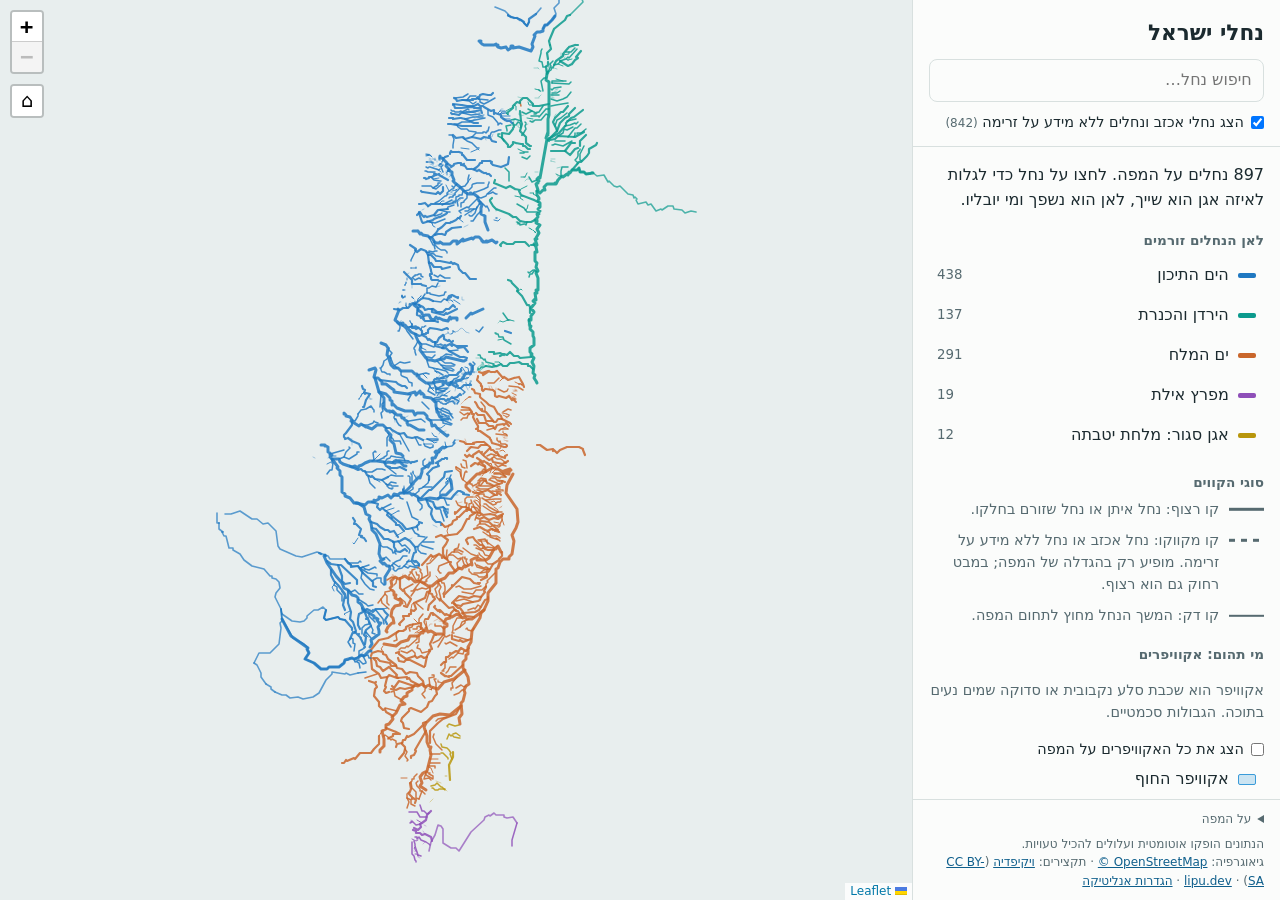
<file: site/index.html>
<!doctype html>
<html lang="he" dir="rtl">
<head>
  <meta charset="utf-8">
  <meta name="viewport" content="width=device-width, initial-scale=1">
  <meta name="msvalidate.01" content="CAFA7BE0D5D83695993D635831499022">
  <title>מפת נחלי ישראל: אגני ניקוז, נחלי איתן ונחלי אכזב</title>
  <meta name="description" content="מפה אינטראקטיבית של כ-900 נחלים בישראל: לחצו על נחל וגלו לאיזה אגן ניקוז הוא שייך, לאן הוא נשפך, מי יובליו והאם הוא נחל איתן או נחל אכזב.">
  <meta name="keywords" content="נחלי ישראל, מפת נחלים, נחלים בישראל, אגן ניקוז, נחל איתן, נחל אכזב, יובלים, אקוויפר, מי תהום">
  <link rel="canonical" href="https://nachalim.lipu.dev/">
  <meta property="og:type" content="website">
  <meta property="og:locale" content="he_IL">
  <meta property="og:site_name" content="נחלי ישראל">
  <meta property="og:title" content="מפת נחלי ישראל: אגני ניקוז, נחלי איתן ונחלי אכזב">
  <meta property="og:description" content="לחצו על נחל וגלו לאיזה אגן ניקוז הוא שייך, לאן הוא נשפך, מי יובליו והאם הוא נחל איתן או נחל אכזב.">
  <meta property="og:url" content="https://nachalim.lipu.dev/">
  <meta property="og:image" content="https://nachalim.lipu.dev/og.png">
  <meta property="og:image:width" content="1200">
  <meta property="og:image:height" content="630">
  <meta property="og:image:alt" content="מפת נחלי ישראל, צבועים לפי המקום שאליו הם זורמים">
  <meta name="twitter:card" content="summary_large_image">
  <link rel="icon" href="favicon.ico" sizes="48x48">
  <link rel="icon" href="favicon.svg" type="image/svg+xml">
  <link rel="icon" href="favicon-192.png" type="image/png" sizes="192x192">
  <link rel="apple-touch-icon" href="apple-touch-icon.png">
  <link rel="stylesheet" href="vendor/leaflet/leaflet.css">
  <link rel="stylesheet" href="vendor/maplibre/maplibre-gl.css">
  <link rel="stylesheet" href="style.css">
<script defer src="https://static.cloudflareinsights.com/beacon.min.js" data-cf-beacon='{"token": "d4add1b1a478489f9e3301ca617749a1"}'></script>
  <script type="application/ld+json">{"@context": "https://schema.org", "@type": "Map", "name": "מפת נחלי ישראל: אגני ניקוז, נחלי איתן ונחלי אכזב", "url": "https://nachalim.lipu.dev/", "description": "מפה אינטראקטיבית של כ-900 נחלים בישראל: לחצו על נחל וגלו לאיזה אגן ניקוז הוא שייך, לאן הוא נשפך, מי יובליו והאם הוא נחל איתן או נחל אכזב.", "inLanguage": "he", "keywords": "נחלי ישראל, מפת נחלים, נחלים בישראל, אגן ניקוז, נחל איתן, נחל אכזב, יובלים, אקוויפר, מי תהום", "about": {"@type": "Thing", "name": "נחלי ישראל"}}</script>
</head>
<body>
  <aside id="panel" aria-label="מידע על נחלים">
    <header>
      <h1>נחלי ישראל</h1>
      <div class="search">
        <label for="q" class="visually-hidden">חיפוש נחל</label>
        <input id="q" type="search" placeholder="חיפוש נחל…" autocomplete="off">
        <ul id="results" hidden></ul>
      </div>
      <label class="toggle">
        <input id="dry" type="checkbox" checked>
        <span>הצג נחלי אכזב ונחלים ללא מידע על זרימה <small id="dry-count"></small></span>
      </label>
    </header>
    <section id="details" aria-live="polite"></section>
    <footer>
      <details class="about">
        <summary>על המפה</summary>
        <p>מפת נחלי ישראל מציגה כ-900 נחלים ונהרות בישראל ובאזור. לכל נחל מופיעים אגן הניקוז שלו, המוצא שאליו הוא נשפך (הים התיכון, הכנרת, ים המלח או מפרץ אילת), היובלים שלו ותקציר מוויקיפדיה.</p>
        <p>אפשר להסתיר את נחלי האכזב, שזורמים בעיקר בחורף, ולהשאיר רק את נחלי האיתן, שזורמים כל השנה. במפה מסומנים גם האקוויפרים, שכבות מי התהום, והנחלים שמקבלים מהם מים.</p>
        <h2>נחלים במפה</h2>
        <ul>
          <li><a href="/n/%D7%A0%D7%94%D7%A8-%D7%94%D7%99%D7%A8%D7%93%D7%9F/">נהר הירדן</a></li>
          <li><a href="/n/%D7%A0%D7%97%D7%9C-%D7%99%D7%A8%D7%A7%D7%95%D7%9F/">נחל ירקון</a></li>
          <li><a href="/n/%D7%A0%D7%97%D7%9C-%D7%A7%D7%99%D7%A9%D7%95%D7%9F/">נחל קישון</a></li>
          <li><a href="/n/%D7%A0%D7%97%D7%9C-%D7%93%D7%9F/">נחל דן</a></li>
          <li><a href="/n/%D7%A0%D7%97%D7%9C-%D7%A9%D7%A0%D7%99%D7%A8/">נחל שניר</a></li>
          <li><a href="/n/%D7%A0%D7%97%D7%9C-%D7%9B%D7%96%D7%99%D7%91/">נחל כזיב</a></li>
          <li><a href="/n/%D7%A0%D7%97%D7%9C-%D7%A2%D7%9E%D7%95%D7%93/">נחל עמוד</a></li>
          <li><a href="/n/%D7%A0%D7%97%D7%9C-%D7%A6%D7%99%D7%A4%D7%95%D7%A8%D7%99/">נחל ציפורי</a></li>
          <li><a href="/n/%D7%A0%D7%97%D7%9C-%D7%97%D7%A8%D7%95%D7%93/">נחל חרוד</a></li>
          <li><a href="/n/%D7%A0%D7%97%D7%9C-%D7%AA%D7%91%D7%95%D7%A8/">נחל תבור</a></li>
          <li><a href="/n/%D7%A0%D7%97%D7%9C-%D7%9E%D7%A9%D7%95%D7%A9%D7%99%D7%9D/">נחל משושים</a></li>
          <li><a href="/n/%D7%A0%D7%97%D7%9C-%D7%99%D7%94%D7%95%D7%93%D7%99%D7%94/">נחל יהודיה</a></li>
          <li><a href="/n/%D7%A0%D7%97%D7%9C-%D7%AA%D7%A0%D7%99%D7%A0%D7%99%D7%9D/">נחל תנינים</a></li>
          <li><a href="/n/%D7%A0%D7%97%D7%9C-%D7%97%D7%93%D7%A8%D7%94/">נחל חדרה</a></li>
          <li><a href="/n/%D7%A0%D7%97%D7%9C-%D7%90%D7%9C%D7%9B%D7%A1%D7%A0%D7%93%D7%A8/">נחל אלכסנדר</a></li>
          <li><a href="/n/%D7%A0%D7%97%D7%9C-%D7%A4%D7%95%D7%9C%D7%92/">נחל פולג</a></li>
          <li><a href="/n/%D7%A0%D7%97%D7%9C-%D7%90%D7%99%D7%99%D7%9C%D7%95%D7%9F/">נחל איילון</a></li>
          <li><a href="/n/%D7%A0%D7%97%D7%9C-%D7%A9%D7%95%D7%A8%D7%A7/">נחל שורק</a></li>
          <li><a href="/n/%D7%A0%D7%97%D7%9C-%D7%94%D7%90%D7%9C%D7%94/">נחל האלה</a></li>
          <li><a href="/n/%D7%A0%D7%97%D7%9C-%D7%9C%D7%9B%D7%99%D7%A9/">נחל לכיש</a></li>
          <li><a href="/n/%D7%A0%D7%97%D7%9C-%D7%A9%D7%A7%D7%9E%D7%94/">נחל שקמה</a></li>
          <li><a href="/n/%D7%A0%D7%97%D7%9C-%D7%94%D7%91%D7%A9%D7%95%D7%A8/">נחל הבשור</a></li>
          <li><a href="/n/%D7%A0%D7%97%D7%9C-%D7%91%D7%90%D7%A8-%D7%A9%D7%91%D7%A2/">נחל באר שבע</a></li>
          <li><a href="/n/%D7%A0%D7%97%D7%9C-%D7%A6%D7%99%D7%9F/">נחל צין</a></li>
          <li><a href="/n/%D7%A0%D7%97%D7%9C-%D7%A4%D7%90%D7%A8%D7%9F/">נחל פארן</a></li>
          <li><a href="/n/%D7%A0%D7%97%D7%9C-%D7%A2%D7%A8%D7%95%D7%92%D7%95%D7%AA/">נחל ערוגות</a></li>
          <li><a href="/n/%D7%A0%D7%97%D7%9C-%D7%93%D7%95%D7%93/">נחל דוד</a></li>
          <li><a href="/n/%D7%A0%D7%97%D7%9C-%D7%A7%D7%93%D7%A8%D7%95%D7%9F/">נחל קדרון</a></li>
        </ul>
        <p><a href="/n/">כל הנחלים</a> · <a href="/basin/">הנחלים לפי אגני ניקוז</a> · <a href="/glossary/">מילון מונחים</a></p>
      </details>
      <p>הנתונים הופקו אוטומטית ועלולים להכיל טעויות.</p>
      <p>
        גיאוגרפיה: <a href="https://www.openstreetmap.org/copyright" lang="en" dir="ltr">© OpenStreetMap</a> ·
        תקצירים: <a href="https://he.wikipedia.org/">ויקיפדיה</a>
        (<a href="https://creativecommons.org/licenses/by-sa/4.0/deed.he" lang="en" dir="ltr">CC BY-SA</a>) ·
        <a href="https://lipu.dev/" lang="en" dir="ltr">lipu.dev</a> ·
        <a href="#" data-lipu-consent-open>הגדרות אנליטיקה</a>
      </p>
    </footer>
  </aside>
  <main id="map" aria-label="מפת נחלים"></main>
  <script src="https://geo.lipu.dev/consent.js" data-ga="G-5L9N5KCZEY" data-accent="#1f78c1" data-msg="אנחנו משתמשים ב־Google Analytics (עוגיות) כדי לספור ביקורים, חיפושים ונחלים שנצפו."></script>
  <script src="vendor/leaflet/leaflet.js"></script>
  <script src="vendor/maplibre/maplibre-gl.js"></script>
  <script src="vendor/maplibre/leaflet-maplibre-gl.js"></script>
  <script src="app.js"></script>
</body>
</html>
</file>
<file: site/vendor/leaflet/leaflet.css>
/* required styles */

.leaflet-pane,
.leaflet-tile,
.leaflet-marker-icon,
.leaflet-marker-shadow,
.leaflet-tile-container,
.leaflet-pane > svg,
.leaflet-pane > canvas,
.leaflet-zoom-box,
.leaflet-image-layer,
.leaflet-layer {
	position: absolute;
	left: 0;
	top: 0;
	}
.leaflet-container {
	overflow: hidden;
	}
.leaflet-tile,
.leaflet-marker-icon,
.leaflet-marker-shadow {
	-webkit-user-select: none;
	   -moz-user-select: none;
	        user-select: none;
	  -webkit-user-drag: none;
	}
/* Prevents IE11 from highlighting tiles in blue */
.leaflet-tile::selection {
	background: transparent;
}
/* Safari renders non-retina tile on retina better with this, but Chrome is worse */
.leaflet-safari .leaflet-tile {
	image-rendering: -webkit-optimize-contrast;
	}
/* hack that prevents hw layers "stretching" when loading new tiles */
.leaflet-safari .leaflet-tile-container {
	width: 1600px;
	height: 1600px;
	-webkit-transform-origin: 0 0;
	}
.leaflet-marker-icon,
.leaflet-marker-shadow {
	display: block;
	}
/* .leaflet-container svg: reset svg max-width decleration shipped in Joomla! (joomla.org) 3.x */
/* .leaflet-container img: map is broken in FF if you have max-width: 100% on tiles */
.leaflet-container .leaflet-overlay-pane svg {
	max-width: none !important;
	max-height: none !important;
	}
.leaflet-container .leaflet-marker-pane img,
.leaflet-container .leaflet-shadow-pane img,
.leaflet-container .leaflet-tile-pane img,
.leaflet-container img.leaflet-image-layer,
.leaflet-container .leaflet-tile {
	max-width: none !important;
	max-height: none !important;
	width: auto;
	padding: 0;
	}

.leaflet-container img.leaflet-tile {
	/* See: https://bugs.chromium.org/p/chromium/issues/detail?id=600120 */
	mix-blend-mode: plus-lighter;
}

.leaflet-container.leaflet-touch-zoom {
	-ms-touch-action: pan-x pan-y;
	touch-action: pan-x pan-y;
	}
.leaflet-container.leaflet-touch-drag {
	-ms-touch-action: pinch-zoom;
	/* Fallback for FF which doesn't support pinch-zoom */
	touch-action: none;
	touch-action: pinch-zoom;
}
.leaflet-container.leaflet-touch-drag.leaflet-touch-zoom {
	-ms-touch-action: none;
	touch-action: none;
}
.leaflet-container {
	-webkit-tap-highlight-color: transparent;
}
.leaflet-container a {
	-webkit-tap-highlight-color: rgba(51, 181, 229, 0.4);
}
.leaflet-tile {
	filter: inherit;
	visibility: hidden;
	}
.leaflet-tile-loaded {
	visibility: inherit;
	}
.leaflet-zoom-box {
	width: 0;
	height: 0;
	-moz-box-sizing: border-box;
	     box-sizing: border-box;
	z-index: 800;
	}
/* workaround for https://bugzilla.mozilla.org/show_bug.cgi?id=888319 */
.leaflet-overlay-pane svg {
	-moz-user-select: none;
	}

.leaflet-pane         { z-index: 400; }

.leaflet-tile-pane    { z-index: 200; }
.leaflet-overlay-pane { z-index: 400; }
.leaflet-shadow-pane  { z-index: 500; }
.leaflet-marker-pane  { z-index: 600; }
.leaflet-tooltip-pane   { z-index: 650; }
.leaflet-popup-pane   { z-index: 700; }

.leaflet-map-pane canvas { z-index: 100; }
.leaflet-map-pane svg    { z-index: 200; }

.leaflet-vml-shape {
	width: 1px;
	height: 1px;
	}
.lvml {
	behavior: url(#default#VML);
	display: inline-block;
	position: absolute;
	}


/* control positioning */

.leaflet-control {
	position: relative;
	z-index: 800;
	pointer-events: visiblePainted; /* IE 9-10 doesn't have auto */
	pointer-events: auto;
	}
.leaflet-top,
.leaflet-bottom {
	position: absolute;
	z-index: 1000;
	pointer-events: none;
	}
.leaflet-top {
	top: 0;
	}
.leaflet-right {
	right: 0;
	}
.leaflet-bottom {
	bottom: 0;
	}
.leaflet-left {
	left: 0;
	}
.leaflet-control {
	float: left;
	clear: both;
	}
.leaflet-right .leaflet-control {
	float: right;
	}
.leaflet-top .leaflet-control {
	margin-top: 10px;
	}
.leaflet-bottom .leaflet-control {
	margin-bottom: 10px;
	}
.leaflet-left .leaflet-control {
	margin-left: 10px;
	}
.leaflet-right .leaflet-control {
	margin-right: 10px;
	}


/* zoom and fade animations */

.leaflet-fade-anim .leaflet-popup {
	opacity: 0;
	-webkit-transition: opacity 0.2s linear;
	   -moz-transition: opacity 0.2s linear;
	        transition: opacity 0.2s linear;
	}
.leaflet-fade-anim .leaflet-map-pane .leaflet-popup {
	opacity: 1;
	}
.leaflet-zoom-animated {
	-webkit-transform-origin: 0 0;
	    -ms-transform-origin: 0 0;
	        transform-origin: 0 0;
	}
svg.leaflet-zoom-animated {
	will-change: transform;
}

.leaflet-zoom-anim .leaflet-zoom-animated {
	-webkit-transition: -webkit-transform 0.25s cubic-bezier(0,0,0.25,1);
	   -moz-transition:    -moz-transform 0.25s cubic-bezier(0,0,0.25,1);
	        transition:         transform 0.25s cubic-bezier(0,0,0.25,1);
	}
.leaflet-zoom-anim .leaflet-tile,
.leaflet-pan-anim .leaflet-tile {
	-webkit-transition: none;
	   -moz-transition: none;
	        transition: none;
	}

.leaflet-zoom-anim .leaflet-zoom-hide {
	visibility: hidden;
	}


/* cursors */

.leaflet-interactive {
	cursor: pointer;
	}
.leaflet-grab {
	cursor: -webkit-grab;
	cursor:    -moz-grab;
	cursor:         grab;
	}
.leaflet-crosshair,
.leaflet-crosshair .leaflet-interactive {
	cursor: crosshair;
	}
.leaflet-popup-pane,
.leaflet-control {
	cursor: auto;
	}
.leaflet-dragging .leaflet-grab,
.leaflet-dragging .leaflet-grab .leaflet-interactive,
.leaflet-dragging .leaflet-marker-draggable {
	cursor: move;
	cursor: -webkit-grabbing;
	cursor:    -moz-grabbing;
	cursor:         grabbing;
	}

/* marker & overlays interactivity */
.leaflet-marker-icon,
.leaflet-marker-shadow,
.leaflet-image-layer,
.leaflet-pane > svg path,
.leaflet-tile-container {
	pointer-events: none;
	}

.leaflet-marker-icon.leaflet-interactive,
.leaflet-image-layer.leaflet-interactive,
.leaflet-pane > svg path.leaflet-interactive,
svg.leaflet-image-layer.leaflet-interactive path {
	pointer-events: visiblePainted; /* IE 9-10 doesn't have auto */
	pointer-events: auto;
	}

/* visual tweaks */

.leaflet-container {
	background: #ddd;
	outline-offset: 1px;
	}
.leaflet-container a {
	color: #0078A8;
	}
.leaflet-zoom-box {
	border: 2px dotted #38f;
	background: rgba(255,255,255,0.5);
	}


/* general typography */
.leaflet-container {
	font-family: "Helvetica Neue", Arial, Helvetica, sans-serif;
	font-size: 12px;
	font-size: 0.75rem;
	line-height: 1.5;
	}


/* general toolbar styles */

.leaflet-bar {
	box-shadow: 0 1px 5px rgba(0,0,0,0.65);
	border-radius: 4px;
	}
.leaflet-bar a {
	background-color: #fff;
	border-bottom: 1px solid #ccc;
	width: 26px;
	height: 26px;
	line-height: 26px;
	display: block;
	text-align: center;
	text-decoration: none;
	color: black;
	}
.leaflet-bar a,
.leaflet-control-layers-toggle {
	background-position: 50% 50%;
	background-repeat: no-repeat;
	display: block;
	}
.leaflet-bar a:hover,
.leaflet-bar a:focus {
	background-color: #f4f4f4;
	}
.leaflet-bar a:first-child {
	border-top-left-radius: 4px;
	border-top-right-radius: 4px;
	}
.leaflet-bar a:last-child {
	border-bottom-left-radius: 4px;
	border-bottom-right-radius: 4px;
	border-bottom: none;
	}
.leaflet-bar a.leaflet-disabled {
	cursor: default;
	background-color: #f4f4f4;
	color: #bbb;
	}

.leaflet-touch .leaflet-bar a {
	width: 30px;
	height: 30px;
	line-height: 30px;
	}
.leaflet-touch .leaflet-bar a:first-child {
	border-top-left-radius: 2px;
	border-top-right-radius: 2px;
	}
.leaflet-touch .leaflet-bar a:last-child {
	border-bottom-left-radius: 2px;
	border-bottom-right-radius: 2px;
	}

/* zoom control */

.leaflet-control-zoom-in,
.leaflet-control-zoom-out {
	font: bold 18px 'Lucida Console', Monaco, monospace;
	text-indent: 1px;
	}

.leaflet-touch .leaflet-control-zoom-in, .leaflet-touch .leaflet-control-zoom-out  {
	font-size: 22px;
	}


/* layers control */

.leaflet-control-layers {
	box-shadow: 0 1px 5px rgba(0,0,0,0.4);
	background: #fff;
	border-radius: 5px;
	}
.leaflet-control-layers-toggle {
	background-image: url(images/layers.png);
	width: 36px;
	height: 36px;
	}
.leaflet-retina .leaflet-control-layers-toggle {
	background-image: url(images/layers-2x.png);
	background-size: 26px 26px;
	}
.leaflet-touch .leaflet-control-layers-toggle {
	width: 44px;
	height: 44px;
	}
.leaflet-control-layers .leaflet-control-layers-list,
.leaflet-control-layers-expanded .leaflet-control-layers-toggle {
	display: none;
	}
.leaflet-control-layers-expanded .leaflet-control-layers-list {
	display: block;
	position: relative;
	}
.leaflet-control-layers-expanded {
	padding: 6px 10px 6px 6px;
	color: #333;
	background: #fff;
	}
.leaflet-control-layers-scrollbar {
	overflow-y: scroll;
	overflow-x: hidden;
	padding-right: 5px;
	}
.leaflet-control-layers-selector {
	margin-top: 2px;
	position: relative;
	top: 1px;
	}
.leaflet-control-layers label {
	display: block;
	font-size: 13px;
	font-size: 1.08333em;
	}
.leaflet-control-layers-separator {
	height: 0;
	border-top: 1px solid #ddd;
	margin: 5px -10px 5px -6px;
	}

/* Default icon URLs */
.leaflet-default-icon-path { /* used only in path-guessing heuristic, see L.Icon.Default */
	background-image: url(images/marker-icon.png);
	}


/* attribution and scale controls */

.leaflet-container .leaflet-control-attribution {
	background: #fff;
	background: rgba(255, 255, 255, 0.8);
	margin: 0;
	}
.leaflet-control-attribution,
.leaflet-control-scale-line {
	padding: 0 5px;
	color: #333;
	line-height: 1.4;
	}
.leaflet-control-attribution a {
	text-decoration: none;
	}
.leaflet-control-attribution a:hover,
.leaflet-control-attribution a:focus {
	text-decoration: underline;
	}
.leaflet-attribution-flag {
	display: inline !important;
	vertical-align: baseline !important;
	width: 1em;
	height: 0.6669em;
	}
.leaflet-left .leaflet-control-scale {
	margin-left: 5px;
	}
.leaflet-bottom .leaflet-control-scale {
	margin-bottom: 5px;
	}
.leaflet-control-scale-line {
	border: 2px solid #777;
	border-top: none;
	line-height: 1.1;
	padding: 2px 5px 1px;
	white-space: nowrap;
	-moz-box-sizing: border-box;
	     box-sizing: border-box;
	background: rgba(255, 255, 255, 0.8);
	text-shadow: 1px 1px #fff;
	}
.leaflet-control-scale-line:not(:first-child) {
	border-top: 2px solid #777;
	border-bottom: none;
	margin-top: -2px;
	}
.leaflet-control-scale-line:not(:first-child):not(:last-child) {
	border-bottom: 2px solid #777;
	}

.leaflet-touch .leaflet-control-attribution,
.leaflet-touch .leaflet-control-layers,
.leaflet-touch .leaflet-bar {
	box-shadow: none;
	}
.leaflet-touch .leaflet-control-layers,
.leaflet-touch .leaflet-bar {
	border: 2px solid rgba(0,0,0,0.2);
	background-clip: padding-box;
	}


/* popup */

.leaflet-popup {
	position: absolute;
	text-align: center;
	margin-bottom: 20px;
	}
.leaflet-popup-content-wrapper {
	padding: 1px;
	text-align: left;
	border-radius: 12px;
	}
.leaflet-popup-content {
	margin: 13px 24px 13px 20px;
	line-height: 1.3;
	font-size: 13px;
	font-size: 1.08333em;
	min-height: 1px;
	}
.leaflet-popup-content p {
	margin: 17px 0;
	margin: 1.3em 0;
	}
.leaflet-popup-tip-container {
	width: 40px;
	height: 20px;
	position: absolute;
	left: 50%;
	margin-top: -1px;
	margin-left: -20px;
	overflow: hidden;
	pointer-events: none;
	}
.leaflet-popup-tip {
	width: 17px;
	height: 17px;
	padding: 1px;

	margin: -10px auto 0;
	pointer-events: auto;

	-webkit-transform: rotate(45deg);
	   -moz-transform: rotate(45deg);
	    -ms-transform: rotate(45deg);
	        transform: rotate(45deg);
	}
.leaflet-popup-content-wrapper,
.leaflet-popup-tip {
	background: white;
	color: #333;
	box-shadow: 0 3px 14px rgba(0,0,0,0.4);
	}
.leaflet-container a.leaflet-popup-close-button {
	position: absolute;
	top: 0;
	right: 0;
	border: none;
	text-align: center;
	width: 24px;
	height: 24px;
	font: 16px/24px Tahoma, Verdana, sans-serif;
	color: #757575;
	text-decoration: none;
	background: transparent;
	}
.leaflet-container a.leaflet-popup-close-button:hover,
.leaflet-container a.leaflet-popup-close-button:focus {
	color: #585858;
	}
.leaflet-popup-scrolled {
	overflow: auto;
	}

.leaflet-oldie .leaflet-popup-content-wrapper {
	-ms-zoom: 1;
	}
.leaflet-oldie .leaflet-popup-tip {
	width: 24px;
	margin: 0 auto;

	-ms-filter: "progid:DXImageTransform.Microsoft.Matrix(M11=0.70710678, M12=0.70710678, M21=-0.70710678, M22=0.70710678)";
	filter: progid:DXImageTransform.Microsoft.Matrix(M11=0.70710678, M12=0.70710678, M21=-0.70710678, M22=0.70710678);
	}

.leaflet-oldie .leaflet-control-zoom,
.leaflet-oldie .leaflet-control-layers,
.leaflet-oldie .leaflet-popup-content-wrapper,
.leaflet-oldie .leaflet-popup-tip {
	border: 1px solid #999;
	}


/* div icon */

.leaflet-div-icon {
	background: #fff;
	border: 1px solid #666;
	}


/* Tooltip */
/* Base styles for the element that has a tooltip */
.leaflet-tooltip {
	position: absolute;
	padding: 6px;
	background-color: #fff;
	border: 1px solid #fff;
	border-radius: 3px;
	color: #222;
	white-space: nowrap;
	-webkit-user-select: none;
	-moz-user-select: none;
	-ms-user-select: none;
	user-select: none;
	pointer-events: none;
	box-shadow: 0 1px 3px rgba(0,0,0,0.4);
	}
.leaflet-tooltip.leaflet-interactive {
	cursor: pointer;
	pointer-events: auto;
	}
.leaflet-tooltip-top:before,
.leaflet-tooltip-bottom:before,
.leaflet-tooltip-left:before,
.leaflet-tooltip-right:before {
	position: absolute;
	pointer-events: none;
	border: 6px solid transparent;
	background: transparent;
	content: "";
	}

/* Directions */

.leaflet-tooltip-bottom {
	margin-top: 6px;
}
.leaflet-tooltip-top {
	margin-top: -6px;
}
.leaflet-tooltip-bottom:before,
.leaflet-tooltip-top:before {
	left: 50%;
	margin-left: -6px;
	}
.leaflet-tooltip-top:before {
	bottom: 0;
	margin-bottom: -12px;
	border-top-color: #fff;
	}
.leaflet-tooltip-bottom:before {
	top: 0;
	margin-top: -12px;
	margin-left: -6px;
	border-bottom-color: #fff;
	}
.leaflet-tooltip-left {
	margin-left: -6px;
}
.leaflet-tooltip-right {
	margin-left: 6px;
}
.leaflet-tooltip-left:before,
.leaflet-tooltip-right:before {
	top: 50%;
	margin-top: -6px;
	}
.leaflet-tooltip-left:before {
	right: 0;
	margin-right: -12px;
	border-left-color: #fff;
	}
.leaflet-tooltip-right:before {
	left: 0;
	margin-left: -12px;
	border-right-color: #fff;
	}

/* Printing */

@media print {
	/* Prevent printers from removing background-images of controls. */
	.leaflet-control {
		-webkit-print-color-adjust: exact;
		print-color-adjust: exact;
		}
	}
</file>
<file: site/vendor/maplibre/maplibre-gl.css>
.maplibregl-map{font:12px/20px Helvetica Neue,Arial,Helvetica,sans-serif;overflow:hidden;position:relative;-webkit-tap-highlight-color:rgb(0 0 0/0)}.maplibregl-canvas{left:0;position:absolute;top:0}.maplibregl-map:fullscreen{height:100%;width:100%}.maplibregl-ctrl-group button.maplibregl-ctrl-compass{touch-action:none}.maplibregl-canvas-container.maplibregl-interactive,.maplibregl-ctrl-group button.maplibregl-ctrl-compass{cursor:grab;-webkit-user-select:none;-moz-user-select:none;user-select:none}.maplibregl-canvas-container.maplibregl-interactive.maplibregl-track-pointer{cursor:pointer}.maplibregl-canvas-container.maplibregl-interactive:active,.maplibregl-ctrl-group button.maplibregl-ctrl-compass:active{cursor:grabbing}.maplibregl-canvas-container.maplibregl-touch-zoom-rotate,.maplibregl-canvas-container.maplibregl-touch-zoom-rotate .maplibregl-canvas{touch-action:pan-x pan-y}.maplibregl-canvas-container.maplibregl-touch-drag-pan,.maplibregl-canvas-container.maplibregl-touch-drag-pan .maplibregl-canvas{touch-action:pinch-zoom}.maplibregl-canvas-container.maplibregl-touch-zoom-rotate.maplibregl-touch-drag-pan,.maplibregl-canvas-container.maplibregl-touch-zoom-rotate.maplibregl-touch-drag-pan .maplibregl-canvas{touch-action:none}.maplibregl-canvas-container.maplibregl-touch-drag-pan.maplibregl-cooperative-gestures,.maplibregl-canvas-container.maplibregl-touch-drag-pan.maplibregl-cooperative-gestures .maplibregl-canvas{touch-action:pan-x pan-y}.maplibregl-ctrl-bottom-left,.maplibregl-ctrl-bottom-right,.maplibregl-ctrl-top-left,.maplibregl-ctrl-top-right{pointer-events:none;position:absolute;z-index:2}.maplibregl-ctrl-top-left{left:0;top:0}.maplibregl-ctrl-top-right{right:0;top:0}.maplibregl-ctrl-bottom-left{bottom:0;left:0}.maplibregl-ctrl-bottom-right{bottom:0;right:0}.maplibregl-ctrl{clear:both;pointer-events:auto;transform:translate(0)}.maplibregl-ctrl-top-left .maplibregl-ctrl{float:left;margin:10px 0 0 10px}.maplibregl-ctrl-top-right .maplibregl-ctrl{float:right;margin:10px 10px 0 0}.maplibregl-ctrl-bottom-left .maplibregl-ctrl{float:left;margin:0 0 10px 10px}.maplibregl-ctrl-bottom-right .maplibregl-ctrl{float:right;margin:0 10px 10px 0}.maplibregl-ctrl-group{background:#fff;border-radius:4px}.maplibregl-ctrl-group:not(:empty){box-shadow:0 0 0 2px rgba(0,0,0,.1)}@media (forced-colors:active){.maplibregl-ctrl-group:not(:empty){box-shadow:0 0 0 2px ButtonText}}.maplibregl-ctrl-group button{background-color:transparent;border:0;box-sizing:border-box;cursor:pointer;display:block;height:29px;outline:none;padding:0;width:29px}.maplibregl-ctrl-group button+button{border-top:1px solid #ddd}.maplibregl-ctrl button .maplibregl-ctrl-icon{background-position:50%;background-repeat:no-repeat;display:block;height:100%;width:100%}@media (forced-colors:active){.maplibregl-ctrl-icon{background-color:transparent}.maplibregl-ctrl-group button+button{border-top:1px solid ButtonText}}.maplibregl-ctrl button::-moz-focus-inner{border:0;padding:0}.maplibregl-ctrl-attrib-button:focus,.maplibregl-ctrl-group button:focus{box-shadow:0 0 2px 2px #0096ff}.maplibregl-ctrl button:disabled{cursor:not-allowed}.maplibregl-ctrl button:disabled .maplibregl-ctrl-icon{opacity:.25}.maplibregl-ctrl button:not(:disabled):hover{background-color:rgb(0 0 0/5%)}.maplibregl-ctrl-group button:focus:focus-visible{box-shadow:0 0 2px 2px #0096ff}.maplibregl-ctrl-group button:focus:not(:focus-visible){box-shadow:none}.maplibregl-ctrl-group button:focus:first-child{border-radius:4px 4px 0 0}.maplibregl-ctrl-group button:focus:last-child{border-radius:0 0 4px 4px}.maplibregl-ctrl-group button:focus:only-child{border-radius:inherit}.maplibregl-ctrl button.maplibregl-ctrl-zoom-out .maplibregl-ctrl-icon{background-image:url("data:image/svg+xml;charset=utf-8,%3Csvg xmlns='http://www.w3.org/2000/svg' width='29' height='29' fill='%23333' viewBox='0 0 29 29'%3E%3Cpath d='M10 13c-.75 0-1.5.75-1.5 1.5S9.25 16 10 16h9c.75 0 1.5-.75 1.5-1.5S19.75 13 19 13z'/%3E%3C/svg%3E")}.maplibregl-ctrl button.maplibregl-ctrl-zoom-in .maplibregl-ctrl-icon{background-image:url("data:image/svg+xml;charset=utf-8,%3Csvg xmlns='http://www.w3.org/2000/svg' width='29' height='29' fill='%23333' viewBox='0 0 29 29'%3E%3Cpath d='M14.5 8.5c-.75 0-1.5.75-1.5 1.5v3h-3c-.75 0-1.5.75-1.5 1.5S9.25 16 10 16h3v3c0 .75.75 1.5 1.5 1.5S16 19.75 16 19v-3h3c.75 0 1.5-.75 1.5-1.5S19.75 13 19 13h-3v-3c0-.75-.75-1.5-1.5-1.5'/%3E%3C/svg%3E")}@media (forced-colors:active){.maplibregl-ctrl button.maplibregl-ctrl-zoom-out .maplibregl-ctrl-icon{background-image:url("data:image/svg+xml;charset=utf-8,%3Csvg xmlns='http://www.w3.org/2000/svg' width='29' height='29' fill='%23fff' viewBox='0 0 29 29'%3E%3Cpath d='M10 13c-.75 0-1.5.75-1.5 1.5S9.25 16 10 16h9c.75 0 1.5-.75 1.5-1.5S19.75 13 19 13z'/%3E%3C/svg%3E")}.maplibregl-ctrl button.maplibregl-ctrl-zoom-in .maplibregl-ctrl-icon{background-image:url("data:image/svg+xml;charset=utf-8,%3Csvg xmlns='http://www.w3.org/2000/svg' width='29' height='29' fill='%23fff' viewBox='0 0 29 29'%3E%3Cpath d='M14.5 8.5c-.75 0-1.5.75-1.5 1.5v3h-3c-.75 0-1.5.75-1.5 1.5S9.25 16 10 16h3v3c0 .75.75 1.5 1.5 1.5S16 19.75 16 19v-3h3c.75 0 1.5-.75 1.5-1.5S19.75 13 19 13h-3v-3c0-.75-.75-1.5-1.5-1.5'/%3E%3C/svg%3E")}}@media (forced-colors:active) and (prefers-color-scheme:light){.maplibregl-ctrl button.maplibregl-ctrl-zoom-out .maplibregl-ctrl-icon{background-image:url("data:image/svg+xml;charset=utf-8,%3Csvg xmlns='http://www.w3.org/2000/svg' width='29' height='29' viewBox='0 0 29 29'%3E%3Cpath d='M10 13c-.75 0-1.5.75-1.5 1.5S9.25 16 10 16h9c.75 0 1.5-.75 1.5-1.5S19.75 13 19 13z'/%3E%3C/svg%3E")}.maplibregl-ctrl button.maplibregl-ctrl-zoom-in .maplibregl-ctrl-icon{background-image:url("data:image/svg+xml;charset=utf-8,%3Csvg xmlns='http://www.w3.org/2000/svg' width='29' height='29' viewBox='0 0 29 29'%3E%3Cpath d='M14.5 8.5c-.75 0-1.5.75-1.5 1.5v3h-3c-.75 0-1.5.75-1.5 1.5S9.25 16 10 16h3v3c0 .75.75 1.5 1.5 1.5S16 19.75 16 19v-3h3c.75 0 1.5-.75 1.5-1.5S19.75 13 19 13h-3v-3c0-.75-.75-1.5-1.5-1.5'/%3E%3C/svg%3E")}}.maplibregl-ctrl button.maplibregl-ctrl-fullscreen .maplibregl-ctrl-icon{background-image:url("data:image/svg+xml;charset=utf-8,%3Csvg xmlns='http://www.w3.org/2000/svg' width='29' height='29' fill='%23333' viewBox='0 0 29 29'%3E%3Cpath d='M24 16v5.5c0 1.75-.75 2.5-2.5 2.5H16v-1l3-1.5-4-5.5 1-1 5.5 4 1.5-3zM6 16l1.5 3 5.5-4 1 1-4 5.5 3 1.5v1H7.5C5.75 24 5 23.25 5 21.5V16zm7-11v1l-3 1.5 4 5.5-1 1-5.5-4L6 13H5V7.5C5 5.75 5.75 5 7.5 5zm11 2.5c0-1.75-.75-2.5-2.5-2.5H16v1l3 1.5-4 5.5 1 1 5.5-4 1.5 3h1z'/%3E%3C/svg%3E")}.maplibregl-ctrl button.maplibregl-ctrl-shrink .maplibregl-ctrl-icon{background-image:url("data:image/svg+xml;charset=utf-8,%3Csvg xmlns='http://www.w3.org/2000/svg' width='29' height='29' viewBox='0 0 29 29'%3E%3Cpath d='M18.5 16c-1.75 0-2.5.75-2.5 2.5V24h1l1.5-3 5.5 4 1-1-4-5.5 3-1.5v-1zM13 18.5c0-1.75-.75-2.5-2.5-2.5H5v1l3 1.5L4 24l1 1 5.5-4 1.5 3h1zm3-8c0 1.75.75 2.5 2.5 2.5H24v-1l-3-1.5L25 5l-1-1-5.5 4L17 5h-1zM10.5 13c1.75 0 2.5-.75 2.5-2.5V5h-1l-1.5 3L5 4 4 5l4 5.5L5 12v1z'/%3E%3C/svg%3E")}@media (forced-colors:active){.maplibregl-ctrl button.maplibregl-ctrl-fullscreen .maplibregl-ctrl-icon{background-image:url("data:image/svg+xml;charset=utf-8,%3Csvg xmlns='http://www.w3.org/2000/svg' width='29' height='29' fill='%23fff' viewBox='0 0 29 29'%3E%3Cpath d='M24 16v5.5c0 1.75-.75 2.5-2.5 2.5H16v-1l3-1.5-4-5.5 1-1 5.5 4 1.5-3zM6 16l1.5 3 5.5-4 1 1-4 5.5 3 1.5v1H7.5C5.75 24 5 23.25 5 21.5V16zm7-11v1l-3 1.5 4 5.5-1 1-5.5-4L6 13H5V7.5C5 5.75 5.75 5 7.5 5zm11 2.5c0-1.75-.75-2.5-2.5-2.5H16v1l3 1.5-4 5.5 1 1 5.5-4 1.5 3h1z'/%3E%3C/svg%3E")}.maplibregl-ctrl button.maplibregl-ctrl-shrink .maplibregl-ctrl-icon{background-image:url("data:image/svg+xml;charset=utf-8,%3Csvg xmlns='http://www.w3.org/2000/svg' width='29' height='29' fill='%23fff' viewBox='0 0 29 29'%3E%3Cpath d='M18.5 16c-1.75 0-2.5.75-2.5 2.5V24h1l1.5-3 5.5 4 1-1-4-5.5 3-1.5v-1zM13 18.5c0-1.75-.75-2.5-2.5-2.5H5v1l3 1.5L4 24l1 1 5.5-4 1.5 3h1zm3-8c0 1.75.75 2.5 2.5 2.5H24v-1l-3-1.5L25 5l-1-1-5.5 4L17 5h-1zM10.5 13c1.75 0 2.5-.75 2.5-2.5V5h-1l-1.5 3L5 4 4 5l4 5.5L5 12v1z'/%3E%3C/svg%3E")}}@media (forced-colors:active) and (prefers-color-scheme:light){.maplibregl-ctrl button.maplibregl-ctrl-fullscreen .maplibregl-ctrl-icon{background-image:url("data:image/svg+xml;charset=utf-8,%3Csvg xmlns='http://www.w3.org/2000/svg' width='29' height='29' viewBox='0 0 29 29'%3E%3Cpath d='M24 16v5.5c0 1.75-.75 2.5-2.5 2.5H16v-1l3-1.5-4-5.5 1-1 5.5 4 1.5-3zM6 16l1.5 3 5.5-4 1 1-4 5.5 3 1.5v1H7.5C5.75 24 5 23.25 5 21.5V16zm7-11v1l-3 1.5 4 5.5-1 1-5.5-4L6 13H5V7.5C5 5.75 5.75 5 7.5 5zm11 2.5c0-1.75-.75-2.5-2.5-2.5H16v1l3 1.5-4 5.5 1 1 5.5-4 1.5 3h1z'/%3E%3C/svg%3E")}.maplibregl-ctrl button.maplibregl-ctrl-shrink .maplibregl-ctrl-icon{background-image:url("data:image/svg+xml;charset=utf-8,%3Csvg xmlns='http://www.w3.org/2000/svg' width='29' height='29' viewBox='0 0 29 29'%3E%3Cpath d='M18.5 16c-1.75 0-2.5.75-2.5 2.5V24h1l1.5-3 5.5 4 1-1-4-5.5 3-1.5v-1zM13 18.5c0-1.75-.75-2.5-2.5-2.5H5v1l3 1.5L4 24l1 1 5.5-4 1.5 3h1zm3-8c0 1.75.75 2.5 2.5 2.5H24v-1l-3-1.5L25 5l-1-1-5.5 4L17 5h-1zM10.5 13c1.75 0 2.5-.75 2.5-2.5V5h-1l-1.5 3L5 4 4 5l4 5.5L5 12v1z'/%3E%3C/svg%3E")}}.maplibregl-ctrl button.maplibregl-ctrl-compass .maplibregl-ctrl-icon{background-image:url("data:image/svg+xml;charset=utf-8,%3Csvg xmlns='http://www.w3.org/2000/svg' width='29' height='29' fill='%23333' viewBox='0 0 29 29'%3E%3Cpath d='m10.5 14 4-8 4 8z'/%3E%3Cpath fill='%23ccc' d='m10.5 16 4 8 4-8z'/%3E%3C/svg%3E")}@media (forced-colors:active){.maplibregl-ctrl button.maplibregl-ctrl-compass .maplibregl-ctrl-icon{background-image:url("data:image/svg+xml;charset=utf-8,%3Csvg xmlns='http://www.w3.org/2000/svg' width='29' height='29' fill='%23fff' viewBox='0 0 29 29'%3E%3Cpath d='m10.5 14 4-8 4 8z'/%3E%3Cpath fill='%23ccc' d='m10.5 16 4 8 4-8z'/%3E%3C/svg%3E")}}@media (forced-colors:active) and (prefers-color-scheme:light){.maplibregl-ctrl button.maplibregl-ctrl-compass .maplibregl-ctrl-icon{background-image:url("data:image/svg+xml;charset=utf-8,%3Csvg xmlns='http://www.w3.org/2000/svg' width='29' height='29' viewBox='0 0 29 29'%3E%3Cpath d='m10.5 14 4-8 4 8z'/%3E%3Cpath fill='%23ccc' d='m10.5 16 4 8 4-8z'/%3E%3C/svg%3E")}}.maplibregl-ctrl button.maplibregl-ctrl-terrain .maplibregl-ctrl-icon{background-image:url("data:image/svg+xml;charset=utf-8,%3Csvg xmlns='http://www.w3.org/2000/svg' width='22' height='22' fill='%23333' viewBox='0 0 22 22'%3E%3Cpath d='m1.754 13.406 4.453-4.851 3.09 3.09 3.281 3.277.969-.969-3.309-3.312 3.844-4.121 6.148 6.886h1.082v-.855l-7.207-8.07-4.84 5.187L6.169 6.57l-5.48 5.965v.871ZM.688 16.844h20.625v1.375H.688Zm0 0'/%3E%3C/svg%3E")}.maplibregl-ctrl button.maplibregl-ctrl-terrain-enabled .maplibregl-ctrl-icon{background-image:url("data:image/svg+xml;charset=utf-8,%3Csvg xmlns='http://www.w3.org/2000/svg' width='22' height='22' fill='%2333b5e5' viewBox='0 0 22 22'%3E%3Cpath d='m1.754 13.406 4.453-4.851 3.09 3.09 3.281 3.277.969-.969-3.309-3.312 3.844-4.121 6.148 6.886h1.082v-.855l-7.207-8.07-4.84 5.187L6.169 6.57l-5.48 5.965v.871ZM.688 16.844h20.625v1.375H.688Zm0 0'/%3E%3C/svg%3E")}.maplibregl-ctrl button.maplibregl-ctrl-geolocate .maplibregl-ctrl-icon{background-image:url("data:image/svg+xml;charset=utf-8,%3Csvg xmlns='http://www.w3.org/2000/svg' width='29' height='29' fill='%23333' viewBox='0 0 20 20'%3E%3Cpath d='M10 4C9 4 9 5 9 5v.1A5 5 0 0 0 5.1 9H5s-1 0-1 1 1 1 1 1h.1A5 5 0 0 0 9 14.9v.1s0 1 1 1 1-1 1-1v-.1a5 5 0 0 0 3.9-3.9h.1s1 0 1-1-1-1-1-1h-.1A5 5 0 0 0 11 5.1V5s0-1-1-1m0 2.5a3.5 3.5 0 1 1 0 7 3.5 3.5 0 1 1 0-7'/%3E%3Ccircle cx='10' cy='10' r='2'/%3E%3C/svg%3E")}.maplibregl-ctrl button.maplibregl-ctrl-geolocate:disabled .maplibregl-ctrl-icon{background-image:url("data:image/svg+xml;charset=utf-8,%3Csvg xmlns='http://www.w3.org/2000/svg' width='29' height='29' fill='%23aaa' viewBox='0 0 20 20'%3E%3Cpath d='M10 4C9 4 9 5 9 5v.1A5 5 0 0 0 5.1 9H5s-1 0-1 1 1 1 1 1h.1A5 5 0 0 0 9 14.9v.1s0 1 1 1 1-1 1-1v-.1a5 5 0 0 0 3.9-3.9h.1s1 0 1-1-1-1-1-1h-.1A5 5 0 0 0 11 5.1V5s0-1-1-1m0 2.5a3.5 3.5 0 1 1 0 7 3.5 3.5 0 1 1 0-7'/%3E%3Ccircle cx='10' cy='10' r='2'/%3E%3Cpath fill='red' d='m14 5 1 1-9 9-1-1z'/%3E%3C/svg%3E")}.maplibregl-ctrl button.maplibregl-ctrl-geolocate.maplibregl-ctrl-geolocate-active .maplibregl-ctrl-icon{background-image:url("data:image/svg+xml;charset=utf-8,%3Csvg xmlns='http://www.w3.org/2000/svg' width='29' height='29' fill='%2333b5e5' viewBox='0 0 20 20'%3E%3Cpath d='M10 4C9 4 9 5 9 5v.1A5 5 0 0 0 5.1 9H5s-1 0-1 1 1 1 1 1h.1A5 5 0 0 0 9 14.9v.1s0 1 1 1 1-1 1-1v-.1a5 5 0 0 0 3.9-3.9h.1s1 0 1-1-1-1-1-1h-.1A5 5 0 0 0 11 5.1V5s0-1-1-1m0 2.5a3.5 3.5 0 1 1 0 7 3.5 3.5 0 1 1 0-7'/%3E%3Ccircle cx='10' cy='10' r='2'/%3E%3C/svg%3E")}.maplibregl-ctrl button.maplibregl-ctrl-geolocate.maplibregl-ctrl-geolocate-active-error .maplibregl-ctrl-icon{background-image:url("data:image/svg+xml;charset=utf-8,%3Csvg xmlns='http://www.w3.org/2000/svg' width='29' height='29' fill='%23e58978' viewBox='0 0 20 20'%3E%3Cpath d='M10 4C9 4 9 5 9 5v.1A5 5 0 0 0 5.1 9H5s-1 0-1 1 1 1 1 1h.1A5 5 0 0 0 9 14.9v.1s0 1 1 1 1-1 1-1v-.1a5 5 0 0 0 3.9-3.9h.1s1 0 1-1-1-1-1-1h-.1A5 5 0 0 0 11 5.1V5s0-1-1-1m0 2.5a3.5 3.5 0 1 1 0 7 3.5 3.5 0 1 1 0-7'/%3E%3Ccircle cx='10' cy='10' r='2'/%3E%3C/svg%3E")}.maplibregl-ctrl button.maplibregl-ctrl-geolocate.maplibregl-ctrl-geolocate-background .maplibregl-ctrl-icon{background-image:url("data:image/svg+xml;charset=utf-8,%3Csvg xmlns='http://www.w3.org/2000/svg' width='29' height='29' fill='%2333b5e5' viewBox='0 0 20 20'%3E%3Cpath d='M10 4C9 4 9 5 9 5v.1A5 5 0 0 0 5.1 9H5s-1 0-1 1 1 1 1 1h.1A5 5 0 0 0 9 14.9v.1s0 1 1 1 1-1 1-1v-.1a5 5 0 0 0 3.9-3.9h.1s1 0 1-1-1-1-1-1h-.1A5 5 0 0 0 11 5.1V5s0-1-1-1m0 2.5a3.5 3.5 0 1 1 0 7 3.5 3.5 0 1 1 0-7'/%3E%3C/svg%3E")}.maplibregl-ctrl button.maplibregl-ctrl-geolocate.maplibregl-ctrl-geolocate-background-error .maplibregl-ctrl-icon{background-image:url("data:image/svg+xml;charset=utf-8,%3Csvg xmlns='http://www.w3.org/2000/svg' width='29' height='29' fill='%23e54e33' viewBox='0 0 20 20'%3E%3Cpath d='M10 4C9 4 9 5 9 5v.1A5 5 0 0 0 5.1 9H5s-1 0-1 1 1 1 1 1h.1A5 5 0 0 0 9 14.9v.1s0 1 1 1 1-1 1-1v-.1a5 5 0 0 0 3.9-3.9h.1s1 0 1-1-1-1-1-1h-.1A5 5 0 0 0 11 5.1V5s0-1-1-1m0 2.5a3.5 3.5 0 1 1 0 7 3.5 3.5 0 1 1 0-7'/%3E%3C/svg%3E")}.maplibregl-ctrl button.maplibregl-ctrl-geolocate.maplibregl-ctrl-geolocate-waiting .maplibregl-ctrl-icon{animation:maplibregl-spin 2s linear infinite}@media (forced-colors:active){.maplibregl-ctrl button.maplibregl-ctrl-geolocate .maplibregl-ctrl-icon{background-image:url("data:image/svg+xml;charset=utf-8,%3Csvg xmlns='http://www.w3.org/2000/svg' width='29' height='29' fill='%23fff' viewBox='0 0 20 20'%3E%3Cpath d='M10 4C9 4 9 5 9 5v.1A5 5 0 0 0 5.1 9H5s-1 0-1 1 1 1 1 1h.1A5 5 0 0 0 9 14.9v.1s0 1 1 1 1-1 1-1v-.1a5 5 0 0 0 3.9-3.9h.1s1 0 1-1-1-1-1-1h-.1A5 5 0 0 0 11 5.1V5s0-1-1-1m0 2.5a3.5 3.5 0 1 1 0 7 3.5 3.5 0 1 1 0-7'/%3E%3Ccircle cx='10' cy='10' r='2'/%3E%3C/svg%3E")}.maplibregl-ctrl button.maplibregl-ctrl-geolocate:disabled .maplibregl-ctrl-icon{background-image:url("data:image/svg+xml;charset=utf-8,%3Csvg xmlns='http://www.w3.org/2000/svg' width='29' height='29' fill='%23999' viewBox='0 0 20 20'%3E%3Cpath d='M10 4C9 4 9 5 9 5v.1A5 5 0 0 0 5.1 9H5s-1 0-1 1 1 1 1 1h.1A5 5 0 0 0 9 14.9v.1s0 1 1 1 1-1 1-1v-.1a5 5 0 0 0 3.9-3.9h.1s1 0 1-1-1-1-1-1h-.1A5 5 0 0 0 11 5.1V5s0-1-1-1m0 2.5a3.5 3.5 0 1 1 0 7 3.5 3.5 0 1 1 0-7'/%3E%3Ccircle cx='10' cy='10' r='2'/%3E%3Cpath fill='red' d='m14 5 1 1-9 9-1-1z'/%3E%3C/svg%3E")}.maplibregl-ctrl button.maplibregl-ctrl-geolocate.maplibregl-ctrl-geolocate-active .maplibregl-ctrl-icon{background-image:url("data:image/svg+xml;charset=utf-8,%3Csvg xmlns='http://www.w3.org/2000/svg' width='29' height='29' fill='%2333b5e5' viewBox='0 0 20 20'%3E%3Cpath d='M10 4C9 4 9 5 9 5v.1A5 5 0 0 0 5.1 9H5s-1 0-1 1 1 1 1 1h.1A5 5 0 0 0 9 14.9v.1s0 1 1 1 1-1 1-1v-.1a5 5 0 0 0 3.9-3.9h.1s1 0 1-1-1-1-1-1h-.1A5 5 0 0 0 11 5.1V5s0-1-1-1m0 2.5a3.5 3.5 0 1 1 0 7 3.5 3.5 0 1 1 0-7'/%3E%3Ccircle cx='10' cy='10' r='2'/%3E%3C/svg%3E")}.maplibregl-ctrl button.maplibregl-ctrl-geolocate.maplibregl-ctrl-geolocate-active-error .maplibregl-ctrl-icon{background-image:url("data:image/svg+xml;charset=utf-8,%3Csvg xmlns='http://www.w3.org/2000/svg' width='29' height='29' fill='%23e58978' viewBox='0 0 20 20'%3E%3Cpath d='M10 4C9 4 9 5 9 5v.1A5 5 0 0 0 5.1 9H5s-1 0-1 1 1 1 1 1h.1A5 5 0 0 0 9 14.9v.1s0 1 1 1 1-1 1-1v-.1a5 5 0 0 0 3.9-3.9h.1s1 0 1-1-1-1-1-1h-.1A5 5 0 0 0 11 5.1V5s0-1-1-1m0 2.5a3.5 3.5 0 1 1 0 7 3.5 3.5 0 1 1 0-7'/%3E%3Ccircle cx='10' cy='10' r='2'/%3E%3C/svg%3E")}.maplibregl-ctrl button.maplibregl-ctrl-geolocate.maplibregl-ctrl-geolocate-background .maplibregl-ctrl-icon{background-image:url("data:image/svg+xml;charset=utf-8,%3Csvg xmlns='http://www.w3.org/2000/svg' width='29' height='29' fill='%2333b5e5' viewBox='0 0 20 20'%3E%3Cpath d='M10 4C9 4 9 5 9 5v.1A5 5 0 0 0 5.1 9H5s-1 0-1 1 1 1 1 1h.1A5 5 0 0 0 9 14.9v.1s0 1 1 1 1-1 1-1v-.1a5 5 0 0 0 3.9-3.9h.1s1 0 1-1-1-1-1-1h-.1A5 5 0 0 0 11 5.1V5s0-1-1-1m0 2.5a3.5 3.5 0 1 1 0 7 3.5 3.5 0 1 1 0-7'/%3E%3C/svg%3E")}.maplibregl-ctrl button.maplibregl-ctrl-geolocate.maplibregl-ctrl-geolocate-background-error .maplibregl-ctrl-icon{background-image:url("data:image/svg+xml;charset=utf-8,%3Csvg xmlns='http://www.w3.org/2000/svg' width='29' height='29' fill='%23e54e33' viewBox='0 0 20 20'%3E%3Cpath d='M10 4C9 4 9 5 9 5v.1A5 5 0 0 0 5.1 9H5s-1 0-1 1 1 1 1 1h.1A5 5 0 0 0 9 14.9v.1s0 1 1 1 1-1 1-1v-.1a5 5 0 0 0 3.9-3.9h.1s1 0 1-1-1-1-1-1h-.1A5 5 0 0 0 11 5.1V5s0-1-1-1m0 2.5a3.5 3.5 0 1 1 0 7 3.5 3.5 0 1 1 0-7'/%3E%3C/svg%3E")}}@media (forced-colors:active) and (prefers-color-scheme:light){.maplibregl-ctrl button.maplibregl-ctrl-geolocate .maplibregl-ctrl-icon{background-image:url("data:image/svg+xml;charset=utf-8,%3Csvg xmlns='http://www.w3.org/2000/svg' width='29' height='29' viewBox='0 0 20 20'%3E%3Cpath d='M10 4C9 4 9 5 9 5v.1A5 5 0 0 0 5.1 9H5s-1 0-1 1 1 1 1 1h.1A5 5 0 0 0 9 14.9v.1s0 1 1 1 1-1 1-1v-.1a5 5 0 0 0 3.9-3.9h.1s1 0 1-1-1-1-1-1h-.1A5 5 0 0 0 11 5.1V5s0-1-1-1m0 2.5a3.5 3.5 0 1 1 0 7 3.5 3.5 0 1 1 0-7'/%3E%3Ccircle cx='10' cy='10' r='2'/%3E%3C/svg%3E")}.maplibregl-ctrl button.maplibregl-ctrl-geolocate:disabled .maplibregl-ctrl-icon{background-image:url("data:image/svg+xml;charset=utf-8,%3Csvg xmlns='http://www.w3.org/2000/svg' width='29' height='29' fill='%23666' viewBox='0 0 20 20'%3E%3Cpath d='M10 4C9 4 9 5 9 5v.1A5 5 0 0 0 5.1 9H5s-1 0-1 1 1 1 1 1h.1A5 5 0 0 0 9 14.9v.1s0 1 1 1 1-1 1-1v-.1a5 5 0 0 0 3.9-3.9h.1s1 0 1-1-1-1-1-1h-.1A5 5 0 0 0 11 5.1V5s0-1-1-1m0 2.5a3.5 3.5 0 1 1 0 7 3.5 3.5 0 1 1 0-7'/%3E%3Ccircle cx='10' cy='10' r='2'/%3E%3Cpath fill='red' d='m14 5 1 1-9 9-1-1z'/%3E%3C/svg%3E")}}@keyframes maplibregl-spin{0%{transform:rotate(0deg)}to{transform:rotate(1turn)}}a.maplibregl-ctrl-logo{background-image:url("data:image/svg+xml;charset=utf-8,%3Csvg xmlns='http://www.w3.org/2000/svg' width='88' height='23' fill='none'%3E%3Cpath fill='%23000' fill-opacity='.4' fill-rule='evenodd' d='M17.408 16.796h-1.827l2.501-12.095h.198l3.324 6.533.988 2.19.988-2.19 3.258-6.533h.181l2.6 12.095h-1.81l-1.218-5.644-.362-1.71-.658 1.71-2.929 5.644h-.098l-2.914-5.644-.757-1.71-.345 1.71zm1.958-3.42-.726 3.663a1.255 1.255 0 0 1-1.232 1.011h-1.827a1.255 1.255 0 0 1-1.229-1.509l2.501-12.095a1.255 1.255 0 0 1 1.23-1.001h.197a1.25 1.25 0 0 1 1.12.685l3.19 6.273 3.125-6.263a1.25 1.25 0 0 1 1.123-.695h.181a1.255 1.255 0 0 1 1.227.991l1.443 6.71a5 5 0 0 1 .314-.787l.009-.016a4.6 4.6 0 0 1 1.777-1.887c.782-.46 1.668-.667 2.611-.667a4.6 4.6 0 0 1 1.7.32l.306.134c.21-.16.474-.256.759-.256h1.694a1.255 1.255 0 0 1 1.212.925 1.255 1.255 0 0 1 1.212-.925h1.711c.284 0 .545.094.755.252.613-.3 1.312-.45 2.075-.45 1.356 0 2.557.445 3.482 1.4q.47.48.763 1.064V4.701a1.255 1.255 0 0 1 1.255-1.255h1.86A1.255 1.255 0 0 1 54.44 4.7v9.194h2.217c.19 0 .37.043.532.118v-4.77c0-.356.147-.678.385-.906a2.42 2.42 0 0 1-.682-1.71c0-.665.267-1.253.735-1.7a2.45 2.45 0 0 1 1.722-.674 2.43 2.43 0 0 1 1.705.675q.318.302.504.683V4.7a1.255 1.255 0 0 1 1.255-1.255h1.744A1.255 1.255 0 0 1 65.812 4.7v3.335a4.8 4.8 0 0 1 1.526-.246c.938 0 1.817.214 2.59.69a4.47 4.47 0 0 1 1.67 1.743v-.98a1.255 1.255 0 0 1 1.256-1.256h1.777c.233 0 .451.064.639.174a3.4 3.4 0 0 1 1.567-.372c.346 0 .861.02 1.285.232a1.25 1.25 0 0 1 .689 1.004 4.7 4.7 0 0 1 .853-.588c.795-.44 1.675-.647 2.61-.647 1.385 0 2.65.39 3.525 1.396.836.938 1.168 2.173 1.168 3.528q-.001.515-.056 1.051a1.255 1.255 0 0 1-.947 1.09l.408.952a1.255 1.255 0 0 1-.477 1.552c-.418.268-.92.463-1.458.612-.613.171-1.304.244-2.049.244-1.06 0-2.043-.207-2.886-.698l-.015-.008c-.798-.48-1.419-1.135-1.818-1.963l-.004-.008a5.8 5.8 0 0 1-.548-2.512q0-.429.053-.843a1.3 1.3 0 0 1-.333-.086l-.166-.004c-.223 0-.426.062-.643.228-.03.024-.142.139-.142.59v3.883a1.255 1.255 0 0 1-1.256 1.256h-1.777a1.255 1.255 0 0 1-1.256-1.256V15.69l-.032.057a4.8 4.8 0 0 1-1.86 1.833 5.04 5.04 0 0 1-2.484.634 4.5 4.5 0 0 1-1.935-.424 1.25 1.25 0 0 1-.764.258h-1.71a1.255 1.255 0 0 1-1.256-1.255V7.687a2.4 2.4 0 0 1-.428.625c.253.23.412.561.412.93v7.553a1.255 1.255 0 0 1-1.256 1.255h-1.843a1.25 1.25 0 0 1-.894-.373c-.228.23-.544.373-.894.373H51.32a1.255 1.255 0 0 1-1.256-1.255v-1.251l-.061.117a4.7 4.7 0 0 1-1.782 1.884 4.77 4.77 0 0 1-2.485.67 5.6 5.6 0 0 1-1.485-.188l.009 2.764a1.255 1.255 0 0 1-1.255 1.259h-1.729a1.255 1.255 0 0 1-1.255-1.255v-3.537a1.255 1.255 0 0 1-1.167.793h-1.679a1.25 1.25 0 0 1-.77-.263 4.5 4.5 0 0 1-1.945.429c-.885 0-1.724-.21-2.495-.632l-.017-.01a5 5 0 0 1-1.081-.836 1.255 1.255 0 0 1-1.254 1.312h-1.81a1.255 1.255 0 0 1-1.228-.99l-.782-3.625-2.044 3.939a1.25 1.25 0 0 1-1.115.676h-.098a1.25 1.25 0 0 1-1.116-.68l-2.061-3.994zM35.92 16.63l.207-.114.223-.15q.493-.356.735-.785l.061-.118.033 1.332h1.678V9.242h-1.694l-.033 1.267q-.133-.329-.526-.658l-.032-.028a3.2 3.2 0 0 0-.668-.428l-.27-.12a3.3 3.3 0 0 0-1.235-.23q-1.136-.001-1.974.493a3.36 3.36 0 0 0-1.3 1.382q-.445.89-.444 2.074 0 1.2.51 2.107a3.8 3.8 0 0 0 1.382 1.381 3.9 3.9 0 0 0 1.893.477q.795 0 1.455-.33zm-2.789-5.38q-.576.675-.575 1.762 0 1.102.559 1.794.576.675 1.645.675a2.25 2.25 0 0 0 .934-.19 2.2 2.2 0 0 0 .468-.29l.178-.161a2.2 2.2 0 0 0 .397-.561q.244-.5.244-1.15v-.115q0-.708-.296-1.267l-.043-.077a2.2 2.2 0 0 0-.633-.709l-.13-.086-.047-.028a2.1 2.1 0 0 0-1.073-.285q-1.052 0-1.629.692zm2.316 2.706c.163-.17.28-.407.28-.83v-.114c0-.292-.06-.508-.15-.68a.96.96 0 0 0-.353-.389.85.85 0 0 0-.464-.127c-.4 0-.56.114-.664.239l-.01.012c-.148.174-.275.45-.275.945 0 .506.122.801.27.99.097.11.266.224.68.224.303 0 .504-.09.687-.269zm7.545 1.705a2.6 2.6 0 0 0 .331.423q.319.33.755.548l.173.074q.65.255 1.49.255 1.02 0 1.844-.493a3.45 3.45 0 0 0 1.316-1.4q.493-.904.493-2.089 0-1.909-.988-2.913-.988-1.02-2.584-1.02-.898 0-1.575.347a3 3 0 0 0-.415.262l-.199.166a3.4 3.4 0 0 0-.64.82V9.242h-1.712v11.553h1.729l-.017-5.134zm.53-1.138q.206.29.48.5l.155.11.053.034q.51.296 1.119.297 1.07 0 1.645-.675.577-.69.576-1.762 0-1.119-.576-1.777-.558-.675-1.645-.675-.435 0-.835.16a2 2 0 0 0-.284.136 2 2 0 0 0-.363.254 2.2 2.2 0 0 0-.46.569l-.082.162a2.6 2.6 0 0 0-.213 1.072v.115q0 .707.296 1.267l.135.211zm.964-.818a1.1 1.1 0 0 0 .367.385.94.94 0 0 0 .476.118c.423 0 .59-.117.687-.23.159-.194.28-.478.28-.95 0-.53-.133-.8-.266-.952l-.021-.025c-.078-.094-.231-.221-.68-.221a1 1 0 0 0-.503.135l-.012.007a.86.86 0 0 0-.335.343c-.073.133-.132.324-.132.614v.115a1.4 1.4 0 0 0 .14.66zm15.7-6.222q.347-.346.346-.856a1.05 1.05 0 0 0-.345-.79 1.18 1.18 0 0 0-.84-.329q-.51 0-.855.33a1.05 1.05 0 0 0-.346.79q0 .51.346.855.345.346.856.346.51 0 .839-.346zm4.337 9.314.033-1.332q.191.403.59.747l.098.081a4 4 0 0 0 .316.224l.223.122a3.2 3.2 0 0 0 1.44.322 3.8 3.8 0 0 0 1.875-.477 3.5 3.5 0 0 0 1.382-1.366q.527-.89.526-2.09 0-1.184-.444-2.073a3.24 3.24 0 0 0-1.283-1.399q-.823-.51-1.942-.51a3.5 3.5 0 0 0-1.527.344l-.086.043-.165.09a3 3 0 0 0-.33.214q-.432.315-.656.707a2 2 0 0 0-.099.198l.082-1.283V4.701h-1.744v12.095zm.473-2.509a2.5 2.5 0 0 0 .566.7q.117.098.245.18l.144.08a2.1 2.1 0 0 0 .975.232q1.07 0 1.645-.675.576-.69.576-1.778 0-1.102-.576-1.777-.56-.691-1.645-.692a2.2 2.2 0 0 0-1.015.235q-.22.113-.415.282l-.15.142a2.1 2.1 0 0 0-.42.594q-.223.479-.223 1.1v.115q0 .705.293 1.26zm2.616-.293c.157-.191.28-.479.28-.967 0-.51-.13-.79-.276-.961l-.021-.026c-.082-.1-.232-.225-.67-.225a.87.87 0 0 0-.681.279l-.012.011c-.154.155-.274.38-.274.807v.115c0 .285.057.499.144.669a1.1 1.1 0 0 0 .367.405c.137.082.28.123.455.123.423 0 .59-.118.686-.23zm8.266-3.013q.345-.13.724-.14l.069-.002q.493 0 .642.099l.247-1.794q-.196-.099-.717-.099a2.3 2.3 0 0 0-.545.063 2 2 0 0 0-.411.148 2.2 2.2 0 0 0-.4.249 2.5 2.5 0 0 0-.485.499 2.7 2.7 0 0 0-.32.581l-.05.137v-1.48h-1.778v7.553h1.777v-3.884q0-.546.159-.943a1.5 1.5 0 0 1 .466-.636 2.5 2.5 0 0 1 .399-.253 2 2 0 0 1 .224-.099zm9.784 2.656.05-.922q0-1.743-.856-2.698-.838-.97-2.584-.97-1.119-.001-2.007.493a3.46 3.46 0 0 0-1.4 1.382q-.493.906-.493 2.106 0 1.07.428 1.975.428.89 1.332 1.432.906.526 2.255.526.973 0 1.668-.185l.044-.012.135-.04q.613-.184.984-.421l-.542-1.267q-.3.162-.642.274l-.297.087q-.51.131-1.3.131-.954 0-1.497-.444a1.6 1.6 0 0 1-.192-.193q-.366-.44-.512-1.234l-.004-.021zm-5.427-1.256-.003.022h3.752v-.138q-.011-.727-.288-1.118a1 1 0 0 0-.156-.176q-.46-.428-1.316-.428-.986 0-1.494.604-.379.45-.494 1.234zm-27.053 2.77V4.7h-1.86v12.095h5.333V15.15zm7.103-5.908v7.553h-1.843V9.242h1.843z'/%3E%3Cpath fill='%23fff' d='m19.63 11.151-.757-1.71-.345 1.71-1.12 5.644h-1.827L18.083 4.7h.197l3.325 6.533.988 2.19.988-2.19L26.839 4.7h.181l2.6 12.095h-1.81l-1.218-5.644-.362-1.71-.658 1.71-2.93 5.644h-.098l-2.913-5.644zm14.836 5.81q-1.02 0-1.893-.478a3.8 3.8 0 0 1-1.381-1.382q-.51-.906-.51-2.106 0-1.185.444-2.074a3.36 3.36 0 0 1 1.3-1.382q.839-.494 1.974-.494a3.3 3.3 0 0 1 1.234.231 3.3 3.3 0 0 1 .97.575q.396.33.527.659l.033-1.267h1.694v7.553H37.18l-.033-1.332q-.279.593-1.02 1.053a3.17 3.17 0 0 1-1.662.444zm.296-1.482q.938 0 1.58-.642.642-.66.642-1.711v-.115q0-.708-.296-1.267a2.2 2.2 0 0 0-.807-.872 2.1 2.1 0 0 0-1.119-.313q-1.053 0-1.629.692-.575.675-.575 1.76 0 1.103.559 1.795.577.675 1.645.675zm6.521-6.237h1.711v1.4q.906-1.597 2.83-1.597 1.596 0 2.584 1.02.988 1.005.988 2.914 0 1.185-.493 2.09a3.46 3.46 0 0 1-1.316 1.399 3.5 3.5 0 0 1-1.844.493q-.954 0-1.662-.329a2.67 2.67 0 0 1-1.086-.97l.017 5.134h-1.728zm4.048 6.22q1.07 0 1.645-.674.577-.69.576-1.762 0-1.119-.576-1.777-.558-.675-1.645-.675-.592 0-1.12.296-.51.28-.822.823-.296.527-.296 1.234v.115q0 .708.296 1.267.313.543.823.855.51.296 1.119.297z'/%3E%3Cpath fill='%23e1e3e9' d='M51.325 4.7h1.86v10.45h3.473v1.646h-5.333zm7.12 4.542h1.843v7.553h-1.843zm.905-1.415a1.16 1.16 0 0 1-.856-.346 1.17 1.17 0 0 1-.346-.856 1.05 1.05 0 0 1 .346-.79q.346-.329.856-.329.494 0 .839.33a1.05 1.05 0 0 1 .345.79 1.16 1.16 0 0 1-.345.855q-.33.346-.84.346zm7.875 9.133a3.17 3.17 0 0 1-1.662-.444q-.723-.46-1.004-1.053l-.033 1.332h-1.71V4.701h1.743v4.657l-.082 1.283q.279-.658 1.086-1.119a3.5 3.5 0 0 1 1.778-.477q1.119 0 1.942.51a3.24 3.24 0 0 1 1.283 1.4q.445.888.444 2.072 0 1.201-.526 2.09a3.5 3.5 0 0 1-1.382 1.366 3.8 3.8 0 0 1-1.876.477zm-.296-1.481q1.069 0 1.645-.675.577-.69.577-1.778 0-1.102-.577-1.776-.56-.691-1.645-.692a2.12 2.12 0 0 0-1.58.659q-.642.641-.642 1.694v.115q0 .71.296 1.267a2.4 2.4 0 0 0 .807.872 2.1 2.1 0 0 0 1.119.313zm5.927-6.237h1.777v1.481q.263-.757.856-1.217a2.14 2.14 0 0 1 1.349-.46q.527 0 .724.098l-.247 1.794q-.149-.099-.642-.099-.774 0-1.416.494-.626.493-.626 1.58v3.883h-1.777V9.242zm9.534 7.718q-1.35 0-2.255-.526-.904-.543-1.332-1.432a4.6 4.6 0 0 1-.428-1.975q0-1.2.493-2.106a3.46 3.46 0 0 1 1.4-1.382q.889-.495 2.007-.494 1.744 0 2.584.97.855.956.856 2.7 0 .444-.05.92h-5.43q.18 1.005.708 1.45.542.443 1.497.443.79 0 1.3-.131a4 4 0 0 0 .938-.362l.542 1.267q-.411.263-1.119.46-.708.198-1.711.197zm1.596-4.558q.016-1.02-.444-1.432-.46-.428-1.316-.428-1.728 0-1.991 1.86z'/%3E%3Cpath d='M5.074 15.948a.484.657 0 0 0-.486.659v1.84a.484.657 0 0 0 .486.659h4.101a.484.657 0 0 0 .486-.659v-1.84a.484.657 0 0 0-.486-.659zm3.56 1.16H5.617v.838h3.017z' style='fill:%23fff;fill-rule:evenodd;stroke-width:1.03600001'/%3E%3Cg style='stroke-width:1.12603545'%3E%3Cpath d='M-9.408-1.416c-3.833-.025-7.056 2.912-7.08 6.615-.02 3.08 1.653 4.832 3.107 6.268.903.892 1.721 1.74 2.32 2.902l-.525-.004c-.543-.003-.992.304-1.24.639a1.87 1.87 0 0 0-.362 1.121l-.011 1.877c-.003.402.104.787.347 1.125.244.338.688.653 1.23.656l4.142.028c.542.003.99-.306 1.238-.641a1.87 1.87 0 0 0 .363-1.121l.012-1.875a1.87 1.87 0 0 0-.348-1.127c-.243-.338-.688-.653-1.23-.656l-.518-.004c.597-1.145 1.425-1.983 2.348-2.87 1.473-1.414 3.18-3.149 3.2-6.226-.016-3.59-2.923-6.684-6.993-6.707m-.006 1.1v.002c3.274.02 5.92 2.532 5.9 5.6-.017 2.706-1.39 4.026-2.863 5.44-1.034.994-2.118 2.033-2.814 3.633-.018.041-.052.055-.075.065q-.013.004-.02.01a.34.34 0 0 1-.226.084.34.34 0 0 1-.224-.086l-.092-.077c-.699-1.615-1.768-2.669-2.781-3.67-1.454-1.435-2.797-2.762-2.78-5.478.02-3.067 2.7-5.545 5.975-5.523m-.02 2.826c-1.62-.01-2.944 1.315-2.955 2.96-.01 1.646 1.295 2.988 2.916 2.999h.002c1.621.01 2.943-1.316 2.953-2.961.011-1.646-1.294-2.988-2.916-2.998m-.005 1.1c1.017.006 1.829.83 1.822 1.89s-.83 1.874-1.848 1.867c-1.018-.006-1.829-.83-1.822-1.89s.83-1.874 1.848-1.868m-2.155 11.857 4.14.025c.271.002.49.305.487.676l-.013 1.875c-.003.37-.224.67-.495.668l-4.14-.025c-.27-.002-.487-.306-.485-.676l.012-1.875c.003-.37.224-.67.494-.668' style='color:%23000;font-style:normal;font-variant:normal;font-weight:400;font-stretch:normal;font-size:medium;line-height:normal;font-family:sans-serif;font-variant-ligatures:normal;font-variant-position:normal;font-variant-caps:normal;font-variant-numeric:normal;font-variant-alternates:normal;font-feature-settings:normal;text-indent:0;text-align:start;text-decoration:none;text-decoration-line:none;text-decoration-style:solid;text-decoration-color:%23000;letter-spacing:normal;word-spacing:normal;text-transform:none;writing-mode:lr-tb;direction:ltr;text-orientation:mixed;dominant-baseline:auto;baseline-shift:baseline;text-anchor:start;white-space:normal;shape-padding:0;clip-rule:evenodd;display:inline;overflow:visible;visibility:visible;opacity:1;isolation:auto;mix-blend-mode:normal;color-interpolation:sRGB;color-interpolation-filters:linearRGB;solid-color:%23000;solid-opacity:1;vector-effect:none;fill:%23000;fill-opacity:.4;fill-rule:evenodd;stroke:none;stroke-width:2.47727823;stroke-linecap:butt;stroke-linejoin:miter;stroke-miterlimit:4;stroke-dasharray:none;stroke-dashoffset:0;stroke-opacity:1;color-rendering:auto;image-rendering:auto;shape-rendering:auto;text-rendering:auto' transform='translate(15.553 2.85)scale(.88807)'/%3E%3Cpath d='M-9.415-.316C-12.69-.338-15.37 2.14-15.39 5.207c-.017 2.716 1.326 4.041 2.78 5.477 1.013 1 2.081 2.055 2.78 3.67l.092.076a.34.34 0 0 0 .225.086.34.34 0 0 0 .227-.083l.019-.01c.022-.009.057-.024.074-.064.697-1.6 1.78-2.64 2.814-3.634 1.473-1.414 2.847-2.733 2.864-5.44.02-3.067-2.627-5.58-5.901-5.601m-.057 8.784c1.621.011 2.944-1.315 2.955-2.96.01-1.646-1.295-2.988-2.916-2.999-1.622-.01-2.945 1.315-2.955 2.96s1.295 2.989 2.916 3' style='clip-rule:evenodd;fill:%23e1e3e9;fill-opacity:1;fill-rule:evenodd;stroke:none;stroke-width:2.47727823;stroke-miterlimit:4;stroke-dasharray:none;stroke-opacity:.4' transform='translate(15.553 2.85)scale(.88807)'/%3E%3Cpath d='M-11.594 15.465c-.27-.002-.492.297-.494.668l-.012 1.876c-.003.371.214.673.485.675l4.14.027c.271.002.492-.298.495-.668l.012-1.877c.003-.37-.215-.672-.485-.674z' style='clip-rule:evenodd;fill:%23fff;fill-opacity:1;fill-rule:evenodd;stroke:none;stroke-width:2.47727823;stroke-miterlimit:4;stroke-dasharray:none;stroke-opacity:.4' transform='translate(15.553 2.85)scale(.88807)'/%3E%3C/g%3E%3C/svg%3E");background-repeat:no-repeat;cursor:pointer;display:block;height:23px;margin:0 0 -4px -4px;overflow:hidden;width:88px}a.maplibregl-ctrl-logo.maplibregl-compact{width:14px}@media (forced-colors:active){a.maplibregl-ctrl-logo{background-color:transparent;background-image:url("data:image/svg+xml;charset=utf-8,%3Csvg xmlns='http://www.w3.org/2000/svg' width='88' height='23' fill='none'%3E%3Cpath fill='%23000' fill-opacity='.4' fill-rule='evenodd' d='M17.408 16.796h-1.827l2.501-12.095h.198l3.324 6.533.988 2.19.988-2.19 3.258-6.533h.181l2.6 12.095h-1.81l-1.218-5.644-.362-1.71-.658 1.71-2.929 5.644h-.098l-2.914-5.644-.757-1.71-.345 1.71zm1.958-3.42-.726 3.663a1.255 1.255 0 0 1-1.232 1.011h-1.827a1.255 1.255 0 0 1-1.229-1.509l2.501-12.095a1.255 1.255 0 0 1 1.23-1.001h.197a1.25 1.25 0 0 1 1.12.685l3.19 6.273 3.125-6.263a1.25 1.25 0 0 1 1.123-.695h.181a1.255 1.255 0 0 1 1.227.991l1.443 6.71a5 5 0 0 1 .314-.787l.009-.016a4.6 4.6 0 0 1 1.777-1.887c.782-.46 1.668-.667 2.611-.667a4.6 4.6 0 0 1 1.7.32l.306.134c.21-.16.474-.256.759-.256h1.694a1.255 1.255 0 0 1 1.212.925 1.255 1.255 0 0 1 1.212-.925h1.711c.284 0 .545.094.755.252.613-.3 1.312-.45 2.075-.45 1.356 0 2.557.445 3.482 1.4q.47.48.763 1.064V4.701a1.255 1.255 0 0 1 1.255-1.255h1.86A1.255 1.255 0 0 1 54.44 4.7v9.194h2.217c.19 0 .37.043.532.118v-4.77c0-.356.147-.678.385-.906a2.42 2.42 0 0 1-.682-1.71c0-.665.267-1.253.735-1.7a2.45 2.45 0 0 1 1.722-.674 2.43 2.43 0 0 1 1.705.675q.318.302.504.683V4.7a1.255 1.255 0 0 1 1.255-1.255h1.744A1.255 1.255 0 0 1 65.812 4.7v3.335a4.8 4.8 0 0 1 1.526-.246c.938 0 1.817.214 2.59.69a4.47 4.47 0 0 1 1.67 1.743v-.98a1.255 1.255 0 0 1 1.256-1.256h1.777c.233 0 .451.064.639.174a3.4 3.4 0 0 1 1.567-.372c.346 0 .861.02 1.285.232a1.25 1.25 0 0 1 .689 1.004 4.7 4.7 0 0 1 .853-.588c.795-.44 1.675-.647 2.61-.647 1.385 0 2.65.39 3.525 1.396.836.938 1.168 2.173 1.168 3.528q-.001.515-.056 1.051a1.255 1.255 0 0 1-.947 1.09l.408.952a1.255 1.255 0 0 1-.477 1.552c-.418.268-.92.463-1.458.612-.613.171-1.304.244-2.049.244-1.06 0-2.043-.207-2.886-.698l-.015-.008c-.798-.48-1.419-1.135-1.818-1.963l-.004-.008a5.8 5.8 0 0 1-.548-2.512q0-.429.053-.843a1.3 1.3 0 0 1-.333-.086l-.166-.004c-.223 0-.426.062-.643.228-.03.024-.142.139-.142.59v3.883a1.255 1.255 0 0 1-1.256 1.256h-1.777a1.255 1.255 0 0 1-1.256-1.256V15.69l-.032.057a4.8 4.8 0 0 1-1.86 1.833 5.04 5.04 0 0 1-2.484.634 4.5 4.5 0 0 1-1.935-.424 1.25 1.25 0 0 1-.764.258h-1.71a1.255 1.255 0 0 1-1.256-1.255V7.687a2.4 2.4 0 0 1-.428.625c.253.23.412.561.412.93v7.553a1.255 1.255 0 0 1-1.256 1.255h-1.843a1.25 1.25 0 0 1-.894-.373c-.228.23-.544.373-.894.373H51.32a1.255 1.255 0 0 1-1.256-1.255v-1.251l-.061.117a4.7 4.7 0 0 1-1.782 1.884 4.77 4.77 0 0 1-2.485.67 5.6 5.6 0 0 1-1.485-.188l.009 2.764a1.255 1.255 0 0 1-1.255 1.259h-1.729a1.255 1.255 0 0 1-1.255-1.255v-3.537a1.255 1.255 0 0 1-1.167.793h-1.679a1.25 1.25 0 0 1-.77-.263 4.5 4.5 0 0 1-1.945.429c-.885 0-1.724-.21-2.495-.632l-.017-.01a5 5 0 0 1-1.081-.836 1.255 1.255 0 0 1-1.254 1.312h-1.81a1.255 1.255 0 0 1-1.228-.99l-.782-3.625-2.044 3.939a1.25 1.25 0 0 1-1.115.676h-.098a1.25 1.25 0 0 1-1.116-.68l-2.061-3.994zM35.92 16.63l.207-.114.223-.15q.493-.356.735-.785l.061-.118.033 1.332h1.678V9.242h-1.694l-.033 1.267q-.133-.329-.526-.658l-.032-.028a3.2 3.2 0 0 0-.668-.428l-.27-.12a3.3 3.3 0 0 0-1.235-.23q-1.136-.001-1.974.493a3.36 3.36 0 0 0-1.3 1.382q-.445.89-.444 2.074 0 1.2.51 2.107a3.8 3.8 0 0 0 1.382 1.381 3.9 3.9 0 0 0 1.893.477q.795 0 1.455-.33zm-2.789-5.38q-.576.675-.575 1.762 0 1.102.559 1.794.576.675 1.645.675a2.25 2.25 0 0 0 .934-.19 2.2 2.2 0 0 0 .468-.29l.178-.161a2.2 2.2 0 0 0 .397-.561q.244-.5.244-1.15v-.115q0-.708-.296-1.267l-.043-.077a2.2 2.2 0 0 0-.633-.709l-.13-.086-.047-.028a2.1 2.1 0 0 0-1.073-.285q-1.052 0-1.629.692zm2.316 2.706c.163-.17.28-.407.28-.83v-.114c0-.292-.06-.508-.15-.68a.96.96 0 0 0-.353-.389.85.85 0 0 0-.464-.127c-.4 0-.56.114-.664.239l-.01.012c-.148.174-.275.45-.275.945 0 .506.122.801.27.99.097.11.266.224.68.224.303 0 .504-.09.687-.269zm7.545 1.705a2.6 2.6 0 0 0 .331.423q.319.33.755.548l.173.074q.65.255 1.49.255 1.02 0 1.844-.493a3.45 3.45 0 0 0 1.316-1.4q.493-.904.493-2.089 0-1.909-.988-2.913-.988-1.02-2.584-1.02-.898 0-1.575.347a3 3 0 0 0-.415.262l-.199.166a3.4 3.4 0 0 0-.64.82V9.242h-1.712v11.553h1.729l-.017-5.134zm.53-1.138q.206.29.48.5l.155.11.053.034q.51.296 1.119.297 1.07 0 1.645-.675.577-.69.576-1.762 0-1.119-.576-1.777-.558-.675-1.645-.675-.435 0-.835.16a2 2 0 0 0-.284.136 2 2 0 0 0-.363.254 2.2 2.2 0 0 0-.46.569l-.082.162a2.6 2.6 0 0 0-.213 1.072v.115q0 .707.296 1.267l.135.211zm.964-.818a1.1 1.1 0 0 0 .367.385.94.94 0 0 0 .476.118c.423 0 .59-.117.687-.23.159-.194.28-.478.28-.95 0-.53-.133-.8-.266-.952l-.021-.025c-.078-.094-.231-.221-.68-.221a1 1 0 0 0-.503.135l-.012.007a.86.86 0 0 0-.335.343c-.073.133-.132.324-.132.614v.115a1.4 1.4 0 0 0 .14.66zm15.7-6.222q.347-.346.346-.856a1.05 1.05 0 0 0-.345-.79 1.18 1.18 0 0 0-.84-.329q-.51 0-.855.33a1.05 1.05 0 0 0-.346.79q0 .51.346.855.345.346.856.346.51 0 .839-.346zm4.337 9.314.033-1.332q.191.403.59.747l.098.081a4 4 0 0 0 .316.224l.223.122a3.2 3.2 0 0 0 1.44.322 3.8 3.8 0 0 0 1.875-.477 3.5 3.5 0 0 0 1.382-1.366q.527-.89.526-2.09 0-1.184-.444-2.073a3.24 3.24 0 0 0-1.283-1.399q-.823-.51-1.942-.51a3.5 3.5 0 0 0-1.527.344l-.086.043-.165.09a3 3 0 0 0-.33.214q-.432.315-.656.707a2 2 0 0 0-.099.198l.082-1.283V4.701h-1.744v12.095zm.473-2.509a2.5 2.5 0 0 0 .566.7q.117.098.245.18l.144.08a2.1 2.1 0 0 0 .975.232q1.07 0 1.645-.675.576-.69.576-1.778 0-1.102-.576-1.777-.56-.691-1.645-.692a2.2 2.2 0 0 0-1.015.235q-.22.113-.415.282l-.15.142a2.1 2.1 0 0 0-.42.594q-.223.479-.223 1.1v.115q0 .705.293 1.26zm2.616-.293c.157-.191.28-.479.28-.967 0-.51-.13-.79-.276-.961l-.021-.026c-.082-.1-.232-.225-.67-.225a.87.87 0 0 0-.681.279l-.012.011c-.154.155-.274.38-.274.807v.115c0 .285.057.499.144.669a1.1 1.1 0 0 0 .367.405c.137.082.28.123.455.123.423 0 .59-.118.686-.23zm8.266-3.013q.345-.13.724-.14l.069-.002q.493 0 .642.099l.247-1.794q-.196-.099-.717-.099a2.3 2.3 0 0 0-.545.063 2 2 0 0 0-.411.148 2.2 2.2 0 0 0-.4.249 2.5 2.5 0 0 0-.485.499 2.7 2.7 0 0 0-.32.581l-.05.137v-1.48h-1.778v7.553h1.777v-3.884q0-.546.159-.943a1.5 1.5 0 0 1 .466-.636 2.5 2.5 0 0 1 .399-.253 2 2 0 0 1 .224-.099zm9.784 2.656.05-.922q0-1.743-.856-2.698-.838-.97-2.584-.97-1.119-.001-2.007.493a3.46 3.46 0 0 0-1.4 1.382q-.493.906-.493 2.106 0 1.07.428 1.975.428.89 1.332 1.432.906.526 2.255.526.973 0 1.668-.185l.044-.012.135-.04q.613-.184.984-.421l-.542-1.267q-.3.162-.642.274l-.297.087q-.51.131-1.3.131-.954 0-1.497-.444a1.6 1.6 0 0 1-.192-.193q-.366-.44-.512-1.234l-.004-.021zm-5.427-1.256-.003.022h3.752v-.138q-.011-.727-.288-1.118a1 1 0 0 0-.156-.176q-.46-.428-1.316-.428-.986 0-1.494.604-.379.45-.494 1.234zm-27.053 2.77V4.7h-1.86v12.095h5.333V15.15zm7.103-5.908v7.553h-1.843V9.242h1.843z'/%3E%3Cpath fill='%23fff' d='m19.63 11.151-.757-1.71-.345 1.71-1.12 5.644h-1.827L18.083 4.7h.197l3.325 6.533.988 2.19.988-2.19L26.839 4.7h.181l2.6 12.095h-1.81l-1.218-5.644-.362-1.71-.658 1.71-2.93 5.644h-.098l-2.913-5.644zm14.836 5.81q-1.02 0-1.893-.478a3.8 3.8 0 0 1-1.381-1.382q-.51-.906-.51-2.106 0-1.185.444-2.074a3.36 3.36 0 0 1 1.3-1.382q.839-.494 1.974-.494a3.3 3.3 0 0 1 1.234.231 3.3 3.3 0 0 1 .97.575q.396.33.527.659l.033-1.267h1.694v7.553H37.18l-.033-1.332q-.279.593-1.02 1.053a3.17 3.17 0 0 1-1.662.444zm.296-1.482q.938 0 1.58-.642.642-.66.642-1.711v-.115q0-.708-.296-1.267a2.2 2.2 0 0 0-.807-.872 2.1 2.1 0 0 0-1.119-.313q-1.053 0-1.629.692-.575.675-.575 1.76 0 1.103.559 1.795.577.675 1.645.675zm6.521-6.237h1.711v1.4q.906-1.597 2.83-1.597 1.596 0 2.584 1.02.988 1.005.988 2.914 0 1.185-.493 2.09a3.46 3.46 0 0 1-1.316 1.399 3.5 3.5 0 0 1-1.844.493q-.954 0-1.662-.329a2.67 2.67 0 0 1-1.086-.97l.017 5.134h-1.728zm4.048 6.22q1.07 0 1.645-.674.577-.69.576-1.762 0-1.119-.576-1.777-.558-.675-1.645-.675-.592 0-1.12.296-.51.28-.822.823-.296.527-.296 1.234v.115q0 .708.296 1.267.313.543.823.855.51.296 1.119.297z'/%3E%3Cpath fill='%23e1e3e9' d='M51.325 4.7h1.86v10.45h3.473v1.646h-5.333zm7.12 4.542h1.843v7.553h-1.843zm.905-1.415a1.16 1.16 0 0 1-.856-.346 1.17 1.17 0 0 1-.346-.856 1.05 1.05 0 0 1 .346-.79q.346-.329.856-.329.494 0 .839.33a1.05 1.05 0 0 1 .345.79 1.16 1.16 0 0 1-.345.855q-.33.346-.84.346zm7.875 9.133a3.17 3.17 0 0 1-1.662-.444q-.723-.46-1.004-1.053l-.033 1.332h-1.71V4.701h1.743v4.657l-.082 1.283q.279-.658 1.086-1.119a3.5 3.5 0 0 1 1.778-.477q1.119 0 1.942.51a3.24 3.24 0 0 1 1.283 1.4q.445.888.444 2.072 0 1.201-.526 2.09a3.5 3.5 0 0 1-1.382 1.366 3.8 3.8 0 0 1-1.876.477zm-.296-1.481q1.069 0 1.645-.675.577-.69.577-1.778 0-1.102-.577-1.776-.56-.691-1.645-.692a2.12 2.12 0 0 0-1.58.659q-.642.641-.642 1.694v.115q0 .71.296 1.267a2.4 2.4 0 0 0 .807.872 2.1 2.1 0 0 0 1.119.313zm5.927-6.237h1.777v1.481q.263-.757.856-1.217a2.14 2.14 0 0 1 1.349-.46q.527 0 .724.098l-.247 1.794q-.149-.099-.642-.099-.774 0-1.416.494-.626.493-.626 1.58v3.883h-1.777V9.242zm9.534 7.718q-1.35 0-2.255-.526-.904-.543-1.332-1.432a4.6 4.6 0 0 1-.428-1.975q0-1.2.493-2.106a3.46 3.46 0 0 1 1.4-1.382q.889-.495 2.007-.494 1.744 0 2.584.97.855.956.856 2.7 0 .444-.05.92h-5.43q.18 1.005.708 1.45.542.443 1.497.443.79 0 1.3-.131a4 4 0 0 0 .938-.362l.542 1.267q-.411.263-1.119.46-.708.198-1.711.197zm1.596-4.558q.016-1.02-.444-1.432-.46-.428-1.316-.428-1.728 0-1.991 1.86z'/%3E%3Cpath d='M5.074 15.948a.484.657 0 0 0-.486.659v1.84a.484.657 0 0 0 .486.659h4.101a.484.657 0 0 0 .486-.659v-1.84a.484.657 0 0 0-.486-.659zm3.56 1.16H5.617v.838h3.017z' style='fill:%23fff;fill-rule:evenodd;stroke-width:1.03600001'/%3E%3Cg style='stroke-width:1.12603545'%3E%3Cpath d='M-9.408-1.416c-3.833-.025-7.056 2.912-7.08 6.615-.02 3.08 1.653 4.832 3.107 6.268.903.892 1.721 1.74 2.32 2.902l-.525-.004c-.543-.003-.992.304-1.24.639a1.87 1.87 0 0 0-.362 1.121l-.011 1.877c-.003.402.104.787.347 1.125.244.338.688.653 1.23.656l4.142.028c.542.003.99-.306 1.238-.641a1.87 1.87 0 0 0 .363-1.121l.012-1.875a1.87 1.87 0 0 0-.348-1.127c-.243-.338-.688-.653-1.23-.656l-.518-.004c.597-1.145 1.425-1.983 2.348-2.87 1.473-1.414 3.18-3.149 3.2-6.226-.016-3.59-2.923-6.684-6.993-6.707m-.006 1.1v.002c3.274.02 5.92 2.532 5.9 5.6-.017 2.706-1.39 4.026-2.863 5.44-1.034.994-2.118 2.033-2.814 3.633-.018.041-.052.055-.075.065q-.013.004-.02.01a.34.34 0 0 1-.226.084.34.34 0 0 1-.224-.086l-.092-.077c-.699-1.615-1.768-2.669-2.781-3.67-1.454-1.435-2.797-2.762-2.78-5.478.02-3.067 2.7-5.545 5.975-5.523m-.02 2.826c-1.62-.01-2.944 1.315-2.955 2.96-.01 1.646 1.295 2.988 2.916 2.999h.002c1.621.01 2.943-1.316 2.953-2.961.011-1.646-1.294-2.988-2.916-2.998m-.005 1.1c1.017.006 1.829.83 1.822 1.89s-.83 1.874-1.848 1.867c-1.018-.006-1.829-.83-1.822-1.89s.83-1.874 1.848-1.868m-2.155 11.857 4.14.025c.271.002.49.305.487.676l-.013 1.875c-.003.37-.224.67-.495.668l-4.14-.025c-.27-.002-.487-.306-.485-.676l.012-1.875c.003-.37.224-.67.494-.668' style='color:%23000;font-style:normal;font-variant:normal;font-weight:400;font-stretch:normal;font-size:medium;line-height:normal;font-family:sans-serif;font-variant-ligatures:normal;font-variant-position:normal;font-variant-caps:normal;font-variant-numeric:normal;font-variant-alternates:normal;font-feature-settings:normal;text-indent:0;text-align:start;text-decoration:none;text-decoration-line:none;text-decoration-style:solid;text-decoration-color:%23000;letter-spacing:normal;word-spacing:normal;text-transform:none;writing-mode:lr-tb;direction:ltr;text-orientation:mixed;dominant-baseline:auto;baseline-shift:baseline;text-anchor:start;white-space:normal;shape-padding:0;clip-rule:evenodd;display:inline;overflow:visible;visibility:visible;opacity:1;isolation:auto;mix-blend-mode:normal;color-interpolation:sRGB;color-interpolation-filters:linearRGB;solid-color:%23000;solid-opacity:1;vector-effect:none;fill:%23000;fill-opacity:.4;fill-rule:evenodd;stroke:none;stroke-width:2.47727823;stroke-linecap:butt;stroke-linejoin:miter;stroke-miterlimit:4;stroke-dasharray:none;stroke-dashoffset:0;stroke-opacity:1;color-rendering:auto;image-rendering:auto;shape-rendering:auto;text-rendering:auto' transform='translate(15.553 2.85)scale(.88807)'/%3E%3Cpath d='M-9.415-.316C-12.69-.338-15.37 2.14-15.39 5.207c-.017 2.716 1.326 4.041 2.78 5.477 1.013 1 2.081 2.055 2.78 3.67l.092.076a.34.34 0 0 0 .225.086.34.34 0 0 0 .227-.083l.019-.01c.022-.009.057-.024.074-.064.697-1.6 1.78-2.64 2.814-3.634 1.473-1.414 2.847-2.733 2.864-5.44.02-3.067-2.627-5.58-5.901-5.601m-.057 8.784c1.621.011 2.944-1.315 2.955-2.96.01-1.646-1.295-2.988-2.916-2.999-1.622-.01-2.945 1.315-2.955 2.96s1.295 2.989 2.916 3' style='clip-rule:evenodd;fill:%23e1e3e9;fill-opacity:1;fill-rule:evenodd;stroke:none;stroke-width:2.47727823;stroke-miterlimit:4;stroke-dasharray:none;stroke-opacity:.4' transform='translate(15.553 2.85)scale(.88807)'/%3E%3Cpath d='M-11.594 15.465c-.27-.002-.492.297-.494.668l-.012 1.876c-.003.371.214.673.485.675l4.14.027c.271.002.492-.298.495-.668l.012-1.877c.003-.37-.215-.672-.485-.674z' style='clip-rule:evenodd;fill:%23fff;fill-opacity:1;fill-rule:evenodd;stroke:none;stroke-width:2.47727823;stroke-miterlimit:4;stroke-dasharray:none;stroke-opacity:.4' transform='translate(15.553 2.85)scale(.88807)'/%3E%3C/g%3E%3C/svg%3E")}}@media (forced-colors:active) and (prefers-color-scheme:light){a.maplibregl-ctrl-logo{background-image:url("data:image/svg+xml;charset=utf-8,%3Csvg xmlns='http://www.w3.org/2000/svg' width='88' height='23' fill='none'%3E%3Cpath fill='%23000' fill-opacity='.4' fill-rule='evenodd' d='M17.408 16.796h-1.827l2.501-12.095h.198l3.324 6.533.988 2.19.988-2.19 3.258-6.533h.181l2.6 12.095h-1.81l-1.218-5.644-.362-1.71-.658 1.71-2.929 5.644h-.098l-2.914-5.644-.757-1.71-.345 1.71zm1.958-3.42-.726 3.663a1.255 1.255 0 0 1-1.232 1.011h-1.827a1.255 1.255 0 0 1-1.229-1.509l2.501-12.095a1.255 1.255 0 0 1 1.23-1.001h.197a1.25 1.25 0 0 1 1.12.685l3.19 6.273 3.125-6.263a1.25 1.25 0 0 1 1.123-.695h.181a1.255 1.255 0 0 1 1.227.991l1.443 6.71a5 5 0 0 1 .314-.787l.009-.016a4.6 4.6 0 0 1 1.777-1.887c.782-.46 1.668-.667 2.611-.667a4.6 4.6 0 0 1 1.7.32l.306.134c.21-.16.474-.256.759-.256h1.694a1.255 1.255 0 0 1 1.212.925 1.255 1.255 0 0 1 1.212-.925h1.711c.284 0 .545.094.755.252.613-.3 1.312-.45 2.075-.45 1.356 0 2.557.445 3.482 1.4q.47.48.763 1.064V4.701a1.255 1.255 0 0 1 1.255-1.255h1.86A1.255 1.255 0 0 1 54.44 4.7v9.194h2.217c.19 0 .37.043.532.118v-4.77c0-.356.147-.678.385-.906a2.42 2.42 0 0 1-.682-1.71c0-.665.267-1.253.735-1.7a2.45 2.45 0 0 1 1.722-.674 2.43 2.43 0 0 1 1.705.675q.318.302.504.683V4.7a1.255 1.255 0 0 1 1.255-1.255h1.744A1.255 1.255 0 0 1 65.812 4.7v3.335a4.8 4.8 0 0 1 1.526-.246c.938 0 1.817.214 2.59.69a4.47 4.47 0 0 1 1.67 1.743v-.98a1.255 1.255 0 0 1 1.256-1.256h1.777c.233 0 .451.064.639.174a3.4 3.4 0 0 1 1.567-.372c.346 0 .861.02 1.285.232a1.25 1.25 0 0 1 .689 1.004 4.7 4.7 0 0 1 .853-.588c.795-.44 1.675-.647 2.61-.647 1.385 0 2.65.39 3.525 1.396.836.938 1.168 2.173 1.168 3.528q-.001.515-.056 1.051a1.255 1.255 0 0 1-.947 1.09l.408.952a1.255 1.255 0 0 1-.477 1.552c-.418.268-.92.463-1.458.612-.613.171-1.304.244-2.049.244-1.06 0-2.043-.207-2.886-.698l-.015-.008c-.798-.48-1.419-1.135-1.818-1.963l-.004-.008a5.8 5.8 0 0 1-.548-2.512q0-.429.053-.843a1.3 1.3 0 0 1-.333-.086l-.166-.004c-.223 0-.426.062-.643.228-.03.024-.142.139-.142.59v3.883a1.255 1.255 0 0 1-1.256 1.256h-1.777a1.255 1.255 0 0 1-1.256-1.256V15.69l-.032.057a4.8 4.8 0 0 1-1.86 1.833 5.04 5.04 0 0 1-2.484.634 4.5 4.5 0 0 1-1.935-.424 1.25 1.25 0 0 1-.764.258h-1.71a1.255 1.255 0 0 1-1.256-1.255V7.687a2.4 2.4 0 0 1-.428.625c.253.23.412.561.412.93v7.553a1.255 1.255 0 0 1-1.256 1.255h-1.843a1.25 1.25 0 0 1-.894-.373c-.228.23-.544.373-.894.373H51.32a1.255 1.255 0 0 1-1.256-1.255v-1.251l-.061.117a4.7 4.7 0 0 1-1.782 1.884 4.77 4.77 0 0 1-2.485.67 5.6 5.6 0 0 1-1.485-.188l.009 2.764a1.255 1.255 0 0 1-1.255 1.259h-1.729a1.255 1.255 0 0 1-1.255-1.255v-3.537a1.255 1.255 0 0 1-1.167.793h-1.679a1.25 1.25 0 0 1-.77-.263 4.5 4.5 0 0 1-1.945.429c-.885 0-1.724-.21-2.495-.632l-.017-.01a5 5 0 0 1-1.081-.836 1.255 1.255 0 0 1-1.254 1.312h-1.81a1.255 1.255 0 0 1-1.228-.99l-.782-3.625-2.044 3.939a1.25 1.25 0 0 1-1.115.676h-.098a1.25 1.25 0 0 1-1.116-.68l-2.061-3.994zM35.92 16.63l.207-.114.223-.15q.493-.356.735-.785l.061-.118.033 1.332h1.678V9.242h-1.694l-.033 1.267q-.133-.329-.526-.658l-.032-.028a3.2 3.2 0 0 0-.668-.428l-.27-.12a3.3 3.3 0 0 0-1.235-.23q-1.136-.001-1.974.493a3.36 3.36 0 0 0-1.3 1.382q-.445.89-.444 2.074 0 1.2.51 2.107a3.8 3.8 0 0 0 1.382 1.381 3.9 3.9 0 0 0 1.893.477q.795 0 1.455-.33zm-2.789-5.38q-.576.675-.575 1.762 0 1.102.559 1.794.576.675 1.645.675a2.25 2.25 0 0 0 .934-.19 2.2 2.2 0 0 0 .468-.29l.178-.161a2.2 2.2 0 0 0 .397-.561q.244-.5.244-1.15v-.115q0-.708-.296-1.267l-.043-.077a2.2 2.2 0 0 0-.633-.709l-.13-.086-.047-.028a2.1 2.1 0 0 0-1.073-.285q-1.052 0-1.629.692zm2.316 2.706c.163-.17.28-.407.28-.83v-.114c0-.292-.06-.508-.15-.68a.96.96 0 0 0-.353-.389.85.85 0 0 0-.464-.127c-.4 0-.56.114-.664.239l-.01.012c-.148.174-.275.45-.275.945 0 .506.122.801.27.99.097.11.266.224.68.224.303 0 .504-.09.687-.269zm7.545 1.705a2.6 2.6 0 0 0 .331.423q.319.33.755.548l.173.074q.65.255 1.49.255 1.02 0 1.844-.493a3.45 3.45 0 0 0 1.316-1.4q.493-.904.493-2.089 0-1.909-.988-2.913-.988-1.02-2.584-1.02-.898 0-1.575.347a3 3 0 0 0-.415.262l-.199.166a3.4 3.4 0 0 0-.64.82V9.242h-1.712v11.553h1.729l-.017-5.134zm.53-1.138q.206.29.48.5l.155.11.053.034q.51.296 1.119.297 1.07 0 1.645-.675.577-.69.576-1.762 0-1.119-.576-1.777-.558-.675-1.645-.675-.435 0-.835.16a2 2 0 0 0-.284.136 2 2 0 0 0-.363.254 2.2 2.2 0 0 0-.46.569l-.082.162a2.6 2.6 0 0 0-.213 1.072v.115q0 .707.296 1.267l.135.211zm.964-.818a1.1 1.1 0 0 0 .367.385.94.94 0 0 0 .476.118c.423 0 .59-.117.687-.23.159-.194.28-.478.28-.95 0-.53-.133-.8-.266-.952l-.021-.025c-.078-.094-.231-.221-.68-.221a1 1 0 0 0-.503.135l-.012.007a.86.86 0 0 0-.335.343c-.073.133-.132.324-.132.614v.115a1.4 1.4 0 0 0 .14.66zm15.7-6.222q.347-.346.346-.856a1.05 1.05 0 0 0-.345-.79 1.18 1.18 0 0 0-.84-.329q-.51 0-.855.33a1.05 1.05 0 0 0-.346.79q0 .51.346.855.345.346.856.346.51 0 .839-.346zm4.337 9.314.033-1.332q.191.403.59.747l.098.081a4 4 0 0 0 .316.224l.223.122a3.2 3.2 0 0 0 1.44.322 3.8 3.8 0 0 0 1.875-.477 3.5 3.5 0 0 0 1.382-1.366q.527-.89.526-2.09 0-1.184-.444-2.073a3.24 3.24 0 0 0-1.283-1.399q-.823-.51-1.942-.51a3.5 3.5 0 0 0-1.527.344l-.086.043-.165.09a3 3 0 0 0-.33.214q-.432.315-.656.707a2 2 0 0 0-.099.198l.082-1.283V4.701h-1.744v12.095zm.473-2.509a2.5 2.5 0 0 0 .566.7q.117.098.245.18l.144.08a2.1 2.1 0 0 0 .975.232q1.07 0 1.645-.675.576-.69.576-1.778 0-1.102-.576-1.777-.56-.691-1.645-.692a2.2 2.2 0 0 0-1.015.235q-.22.113-.415.282l-.15.142a2.1 2.1 0 0 0-.42.594q-.223.479-.223 1.1v.115q0 .705.293 1.26zm2.616-.293c.157-.191.28-.479.28-.967 0-.51-.13-.79-.276-.961l-.021-.026c-.082-.1-.232-.225-.67-.225a.87.87 0 0 0-.681.279l-.012.011c-.154.155-.274.38-.274.807v.115c0 .285.057.499.144.669a1.1 1.1 0 0 0 .367.405c.137.082.28.123.455.123.423 0 .59-.118.686-.23zm8.266-3.013q.345-.13.724-.14l.069-.002q.493 0 .642.099l.247-1.794q-.196-.099-.717-.099a2.3 2.3 0 0 0-.545.063 2 2 0 0 0-.411.148 2.2 2.2 0 0 0-.4.249 2.5 2.5 0 0 0-.485.499 2.7 2.7 0 0 0-.32.581l-.05.137v-1.48h-1.778v7.553h1.777v-3.884q0-.546.159-.943a1.5 1.5 0 0 1 .466-.636 2.5 2.5 0 0 1 .399-.253 2 2 0 0 1 .224-.099zm9.784 2.656.05-.922q0-1.743-.856-2.698-.838-.97-2.584-.97-1.119-.001-2.007.493a3.46 3.46 0 0 0-1.4 1.382q-.493.906-.493 2.106 0 1.07.428 1.975.428.89 1.332 1.432.906.526 2.255.526.973 0 1.668-.185l.044-.012.135-.04q.613-.184.984-.421l-.542-1.267q-.3.162-.642.274l-.297.087q-.51.131-1.3.131-.954 0-1.497-.444a1.6 1.6 0 0 1-.192-.193q-.366-.44-.512-1.234l-.004-.021zm-5.427-1.256-.003.022h3.752v-.138q-.011-.727-.288-1.118a1 1 0 0 0-.156-.176q-.46-.428-1.316-.428-.986 0-1.494.604-.379.45-.494 1.234zm-27.053 2.77V4.7h-1.86v12.095h5.333V15.15zm7.103-5.908v7.553h-1.843V9.242h1.843z'/%3E%3Cpath fill='%23fff' d='m19.63 11.151-.757-1.71-.345 1.71-1.12 5.644h-1.827L18.083 4.7h.197l3.325 6.533.988 2.19.988-2.19L26.839 4.7h.181l2.6 12.095h-1.81l-1.218-5.644-.362-1.71-.658 1.71-2.93 5.644h-.098l-2.913-5.644zm14.836 5.81q-1.02 0-1.893-.478a3.8 3.8 0 0 1-1.381-1.382q-.51-.906-.51-2.106 0-1.185.444-2.074a3.36 3.36 0 0 1 1.3-1.382q.839-.494 1.974-.494a3.3 3.3 0 0 1 1.234.231 3.3 3.3 0 0 1 .97.575q.396.33.527.659l.033-1.267h1.694v7.553H37.18l-.033-1.332q-.279.593-1.02 1.053a3.17 3.17 0 0 1-1.662.444zm.296-1.482q.938 0 1.58-.642.642-.66.642-1.711v-.115q0-.708-.296-1.267a2.2 2.2 0 0 0-.807-.872 2.1 2.1 0 0 0-1.119-.313q-1.053 0-1.629.692-.575.675-.575 1.76 0 1.103.559 1.795.577.675 1.645.675zm6.521-6.237h1.711v1.4q.906-1.597 2.83-1.597 1.596 0 2.584 1.02.988 1.005.988 2.914 0 1.185-.493 2.09a3.46 3.46 0 0 1-1.316 1.399 3.5 3.5 0 0 1-1.844.493q-.954 0-1.662-.329a2.67 2.67 0 0 1-1.086-.97l.017 5.134h-1.728zm4.048 6.22q1.07 0 1.645-.674.577-.69.576-1.762 0-1.119-.576-1.777-.558-.675-1.645-.675-.592 0-1.12.296-.51.28-.822.823-.296.527-.296 1.234v.115q0 .708.296 1.267.313.543.823.855.51.296 1.119.297z'/%3E%3Cpath fill='%23e1e3e9' d='M51.325 4.7h1.86v10.45h3.473v1.646h-5.333zm7.12 4.542h1.843v7.553h-1.843zm.905-1.415a1.16 1.16 0 0 1-.856-.346 1.17 1.17 0 0 1-.346-.856 1.05 1.05 0 0 1 .346-.79q.346-.329.856-.329.494 0 .839.33a1.05 1.05 0 0 1 .345.79 1.16 1.16 0 0 1-.345.855q-.33.346-.84.346zm7.875 9.133a3.17 3.17 0 0 1-1.662-.444q-.723-.46-1.004-1.053l-.033 1.332h-1.71V4.701h1.743v4.657l-.082 1.283q.279-.658 1.086-1.119a3.5 3.5 0 0 1 1.778-.477q1.119 0 1.942.51a3.24 3.24 0 0 1 1.283 1.4q.445.888.444 2.072 0 1.201-.526 2.09a3.5 3.5 0 0 1-1.382 1.366 3.8 3.8 0 0 1-1.876.477zm-.296-1.481q1.069 0 1.645-.675.577-.69.577-1.778 0-1.102-.577-1.776-.56-.691-1.645-.692a2.12 2.12 0 0 0-1.58.659q-.642.641-.642 1.694v.115q0 .71.296 1.267a2.4 2.4 0 0 0 .807.872 2.1 2.1 0 0 0 1.119.313zm5.927-6.237h1.777v1.481q.263-.757.856-1.217a2.14 2.14 0 0 1 1.349-.46q.527 0 .724.098l-.247 1.794q-.149-.099-.642-.099-.774 0-1.416.494-.626.493-.626 1.58v3.883h-1.777V9.242zm9.534 7.718q-1.35 0-2.255-.526-.904-.543-1.332-1.432a4.6 4.6 0 0 1-.428-1.975q0-1.2.493-2.106a3.46 3.46 0 0 1 1.4-1.382q.889-.495 2.007-.494 1.744 0 2.584.97.855.956.856 2.7 0 .444-.05.92h-5.43q.18 1.005.708 1.45.542.443 1.497.443.79 0 1.3-.131a4 4 0 0 0 .938-.362l.542 1.267q-.411.263-1.119.46-.708.198-1.711.197zm1.596-4.558q.016-1.02-.444-1.432-.46-.428-1.316-.428-1.728 0-1.991 1.86z'/%3E%3Cpath d='M5.074 15.948a.484.657 0 0 0-.486.659v1.84a.484.657 0 0 0 .486.659h4.101a.484.657 0 0 0 .486-.659v-1.84a.484.657 0 0 0-.486-.659zm3.56 1.16H5.617v.838h3.017z' style='fill:%23fff;fill-rule:evenodd;stroke-width:1.03600001'/%3E%3Cg style='stroke-width:1.12603545'%3E%3Cpath d='M-9.408-1.416c-3.833-.025-7.056 2.912-7.08 6.615-.02 3.08 1.653 4.832 3.107 6.268.903.892 1.721 1.74 2.32 2.902l-.525-.004c-.543-.003-.992.304-1.24.639a1.87 1.87 0 0 0-.362 1.121l-.011 1.877c-.003.402.104.787.347 1.125.244.338.688.653 1.23.656l4.142.028c.542.003.99-.306 1.238-.641a1.87 1.87 0 0 0 .363-1.121l.012-1.875a1.87 1.87 0 0 0-.348-1.127c-.243-.338-.688-.653-1.23-.656l-.518-.004c.597-1.145 1.425-1.983 2.348-2.87 1.473-1.414 3.18-3.149 3.2-6.226-.016-3.59-2.923-6.684-6.993-6.707m-.006 1.1v.002c3.274.02 5.92 2.532 5.9 5.6-.017 2.706-1.39 4.026-2.863 5.44-1.034.994-2.118 2.033-2.814 3.633-.018.041-.052.055-.075.065q-.013.004-.02.01a.34.34 0 0 1-.226.084.34.34 0 0 1-.224-.086l-.092-.077c-.699-1.615-1.768-2.669-2.781-3.67-1.454-1.435-2.797-2.762-2.78-5.478.02-3.067 2.7-5.545 5.975-5.523m-.02 2.826c-1.62-.01-2.944 1.315-2.955 2.96-.01 1.646 1.295 2.988 2.916 2.999h.002c1.621.01 2.943-1.316 2.953-2.961.011-1.646-1.294-2.988-2.916-2.998m-.005 1.1c1.017.006 1.829.83 1.822 1.89s-.83 1.874-1.848 1.867c-1.018-.006-1.829-.83-1.822-1.89s.83-1.874 1.848-1.868m-2.155 11.857 4.14.025c.271.002.49.305.487.676l-.013 1.875c-.003.37-.224.67-.495.668l-4.14-.025c-.27-.002-.487-.306-.485-.676l.012-1.875c.003-.37.224-.67.494-.668' style='color:%23000;font-style:normal;font-variant:normal;font-weight:400;font-stretch:normal;font-size:medium;line-height:normal;font-family:sans-serif;font-variant-ligatures:normal;font-variant-position:normal;font-variant-caps:normal;font-variant-numeric:normal;font-variant-alternates:normal;font-feature-settings:normal;text-indent:0;text-align:start;text-decoration:none;text-decoration-line:none;text-decoration-style:solid;text-decoration-color:%23000;letter-spacing:normal;word-spacing:normal;text-transform:none;writing-mode:lr-tb;direction:ltr;text-orientation:mixed;dominant-baseline:auto;baseline-shift:baseline;text-anchor:start;white-space:normal;shape-padding:0;clip-rule:evenodd;display:inline;overflow:visible;visibility:visible;opacity:1;isolation:auto;mix-blend-mode:normal;color-interpolation:sRGB;color-interpolation-filters:linearRGB;solid-color:%23000;solid-opacity:1;vector-effect:none;fill:%23000;fill-opacity:.4;fill-rule:evenodd;stroke:none;stroke-width:2.47727823;stroke-linecap:butt;stroke-linejoin:miter;stroke-miterlimit:4;stroke-dasharray:none;stroke-dashoffset:0;stroke-opacity:1;color-rendering:auto;image-rendering:auto;shape-rendering:auto;text-rendering:auto' transform='translate(15.553 2.85)scale(.88807)'/%3E%3Cpath d='M-9.415-.316C-12.69-.338-15.37 2.14-15.39 5.207c-.017 2.716 1.326 4.041 2.78 5.477 1.013 1 2.081 2.055 2.78 3.67l.092.076a.34.34 0 0 0 .225.086.34.34 0 0 0 .227-.083l.019-.01c.022-.009.057-.024.074-.064.697-1.6 1.78-2.64 2.814-3.634 1.473-1.414 2.847-2.733 2.864-5.44.02-3.067-2.627-5.58-5.901-5.601m-.057 8.784c1.621.011 2.944-1.315 2.955-2.96.01-1.646-1.295-2.988-2.916-2.999-1.622-.01-2.945 1.315-2.955 2.96s1.295 2.989 2.916 3' style='clip-rule:evenodd;fill:%23e1e3e9;fill-opacity:1;fill-rule:evenodd;stroke:none;stroke-width:2.47727823;stroke-miterlimit:4;stroke-dasharray:none;stroke-opacity:.4' transform='translate(15.553 2.85)scale(.88807)'/%3E%3Cpath d='M-11.594 15.465c-.27-.002-.492.297-.494.668l-.012 1.876c-.003.371.214.673.485.675l4.14.027c.271.002.492-.298.495-.668l.012-1.877c.003-.37-.215-.672-.485-.674z' style='clip-rule:evenodd;fill:%23fff;fill-opacity:1;fill-rule:evenodd;stroke:none;stroke-width:2.47727823;stroke-miterlimit:4;stroke-dasharray:none;stroke-opacity:.4' transform='translate(15.553 2.85)scale(.88807)'/%3E%3C/g%3E%3C/svg%3E")}}.maplibregl-ctrl.maplibregl-ctrl-attrib{background-color:hsla(0,0%,100%,.5);margin:0;padding:0 5px}@media screen{.maplibregl-ctrl-attrib.maplibregl-compact{background-color:#fff;border-radius:12px;box-sizing:content-box;color:#000;margin:10px;min-height:20px;padding:2px 24px 2px 0;position:relative}.maplibregl-ctrl-attrib.maplibregl-compact-show{padding:2px 28px 2px 8px;visibility:visible}.maplibregl-ctrl-bottom-left>.maplibregl-ctrl-attrib.maplibregl-compact-show,.maplibregl-ctrl-top-left>.maplibregl-ctrl-attrib.maplibregl-compact-show{border-radius:12px;padding:2px 8px 2px 28px}.maplibregl-ctrl-attrib.maplibregl-compact .maplibregl-ctrl-attrib-inner{display:none}.maplibregl-ctrl-attrib-button{background-color:hsla(0,0%,100%,.5);background-image:url("data:image/svg+xml;charset=utf-8,%3Csvg xmlns='http://www.w3.org/2000/svg' width='24' height='24' fill-rule='evenodd' viewBox='0 0 20 20'%3E%3Cpath d='M4 10a6 6 0 1 0 12 0 6 6 0 1 0-12 0m5-3a1 1 0 1 0 2 0 1 1 0 1 0-2 0m0 3a1 1 0 1 1 2 0v3a1 1 0 1 1-2 0'/%3E%3C/svg%3E");border:0;border-radius:12px;box-sizing:border-box;cursor:pointer;display:none;height:24px;outline:none;position:absolute;right:0;top:0;width:24px}.maplibregl-ctrl-attrib summary.maplibregl-ctrl-attrib-button{-webkit-appearance:none;-moz-appearance:none;appearance:none;list-style:none}.maplibregl-ctrl-attrib summary.maplibregl-ctrl-attrib-button::-webkit-details-marker{display:none}.maplibregl-ctrl-bottom-left .maplibregl-ctrl-attrib-button,.maplibregl-ctrl-top-left .maplibregl-ctrl-attrib-button{left:0}.maplibregl-ctrl-attrib.maplibregl-compact .maplibregl-ctrl-attrib-button,.maplibregl-ctrl-attrib.maplibregl-compact-show .maplibregl-ctrl-attrib-inner{display:block}.maplibregl-ctrl-attrib.maplibregl-compact-show .maplibregl-ctrl-attrib-button{background-color:rgb(0 0 0/5%)}.maplibregl-ctrl-bottom-right>.maplibregl-ctrl-attrib.maplibregl-compact:after{bottom:0;right:0}.maplibregl-ctrl-top-right>.maplibregl-ctrl-attrib.maplibregl-compact:after{right:0;top:0}.maplibregl-ctrl-top-left>.maplibregl-ctrl-attrib.maplibregl-compact:after{left:0;top:0}.maplibregl-ctrl-bottom-left>.maplibregl-ctrl-attrib.maplibregl-compact:after{bottom:0;left:0}}@media screen and (forced-colors:active){.maplibregl-ctrl-attrib.maplibregl-compact:after{background-image:url("data:image/svg+xml;charset=utf-8,%3Csvg xmlns='http://www.w3.org/2000/svg' width='24' height='24' fill='%23fff' fill-rule='evenodd' viewBox='0 0 20 20'%3E%3Cpath d='M4 10a6 6 0 1 0 12 0 6 6 0 1 0-12 0m5-3a1 1 0 1 0 2 0 1 1 0 1 0-2 0m0 3a1 1 0 1 1 2 0v3a1 1 0 1 1-2 0'/%3E%3C/svg%3E")}}@media screen and (forced-colors:active) and (prefers-color-scheme:light){.maplibregl-ctrl-attrib.maplibregl-compact:after{background-image:url("data:image/svg+xml;charset=utf-8,%3Csvg xmlns='http://www.w3.org/2000/svg' width='24' height='24' fill-rule='evenodd' viewBox='0 0 20 20'%3E%3Cpath d='M4 10a6 6 0 1 0 12 0 6 6 0 1 0-12 0m5-3a1 1 0 1 0 2 0 1 1 0 1 0-2 0m0 3a1 1 0 1 1 2 0v3a1 1 0 1 1-2 0'/%3E%3C/svg%3E")}}.maplibregl-ctrl-attrib a{color:rgba(0,0,0,.75);text-decoration:none}.maplibregl-ctrl-attrib a:hover{color:inherit;text-decoration:underline}.maplibregl-attrib-empty{display:none}.maplibregl-ctrl-scale{background-color:hsla(0,0%,100%,.75);border:2px solid #333;border-top:#333;box-sizing:border-box;color:#333;font-size:10px;padding:0 5px}.maplibregl-popup{display:flex;left:0;pointer-events:none;position:absolute;top:0;will-change:transform}.maplibregl-popup-anchor-top,.maplibregl-popup-anchor-top-left,.maplibregl-popup-anchor-top-right{flex-direction:column}.maplibregl-popup-anchor-bottom,.maplibregl-popup-anchor-bottom-left,.maplibregl-popup-anchor-bottom-right{flex-direction:column-reverse}.maplibregl-popup-anchor-left{flex-direction:row}.maplibregl-popup-anchor-right{flex-direction:row-reverse}.maplibregl-popup-tip{border:10px solid transparent;height:0;width:0;z-index:1}.maplibregl-popup-anchor-top .maplibregl-popup-tip{align-self:center;border-bottom-color:#fff;border-top:none}.maplibregl-popup-anchor-top-left .maplibregl-popup-tip{align-self:flex-start;border-bottom-color:#fff;border-left:none;border-top:none}.maplibregl-popup-anchor-top-right .maplibregl-popup-tip{align-self:flex-end;border-bottom-color:#fff;border-right:none;border-top:none}.maplibregl-popup-anchor-bottom .maplibregl-popup-tip{align-self:center;border-bottom:none;border-top-color:#fff}.maplibregl-popup-anchor-bottom-left .maplibregl-popup-tip{align-self:flex-start;border-bottom:none;border-left:none;border-top-color:#fff}.maplibregl-popup-anchor-bottom-right .maplibregl-popup-tip{align-self:flex-end;border-bottom:none;border-right:none;border-top-color:#fff}.maplibregl-popup-anchor-left .maplibregl-popup-tip{align-self:center;border-left:none;border-right-color:#fff}.maplibregl-popup-anchor-right .maplibregl-popup-tip{align-self:center;border-left-color:#fff;border-right:none}.maplibregl-popup-close-button{background-color:transparent;border:0;border-radius:0 3px 0 0;cursor:pointer;position:absolute;right:0;top:0}.maplibregl-popup-close-button:hover{background-color:rgb(0 0 0/5%)}.maplibregl-popup-content{background:#fff;border-radius:3px;box-shadow:0 1px 2px rgba(0,0,0,.1);padding:15px 10px;pointer-events:auto;position:relative}.maplibregl-popup-anchor-top-left .maplibregl-popup-content{border-top-left-radius:0}.maplibregl-popup-anchor-top-right .maplibregl-popup-content{border-top-right-radius:0}.maplibregl-popup-anchor-bottom-left .maplibregl-popup-content{border-bottom-left-radius:0}.maplibregl-popup-anchor-bottom-right .maplibregl-popup-content{border-bottom-right-radius:0}.maplibregl-popup-track-pointer{display:none}.maplibregl-popup-track-pointer *{pointer-events:none;-webkit-user-select:none;-moz-user-select:none;user-select:none}.maplibregl-map:hover .maplibregl-popup-track-pointer{display:flex}.maplibregl-map:active .maplibregl-popup-track-pointer{display:none}.maplibregl-marker{left:0;position:absolute;top:0;transition:opacity .2s;will-change:transform}.maplibregl-user-location-dot,.maplibregl-user-location-dot:before{background-color:#1da1f2;border-radius:50%;height:15px;width:15px}.maplibregl-user-location-dot:before{animation:maplibregl-user-location-dot-pulse 2s infinite;content:"";position:absolute}.maplibregl-user-location-dot:after{border:2px solid #fff;border-radius:50%;box-shadow:0 0 3px rgba(0,0,0,.35);box-sizing:border-box;content:"";height:19px;left:-2px;position:absolute;top:-2px;width:19px}@keyframes maplibregl-user-location-dot-pulse{0%{opacity:1;transform:scale(1)}70%{opacity:0;transform:scale(3)}to{opacity:0;transform:scale(1)}}.maplibregl-user-location-dot-stale{background-color:#aaa}.maplibregl-user-location-dot-stale:after{display:none}.maplibregl-user-location-accuracy-circle{background-color:#1da1f233;border-radius:100%;height:1px;width:1px}.maplibregl-crosshair,.maplibregl-crosshair .maplibregl-interactive,.maplibregl-crosshair .maplibregl-interactive:active{cursor:crosshair}.maplibregl-boxzoom{background:#fff;border:2px dotted #202020;height:0;left:0;opacity:.5;position:absolute;top:0;width:0}.maplibregl-cooperative-gesture-screen{align-items:center;background:rgba(0,0,0,.4);color:#fff;display:flex;font-size:1.4em;inset:0;justify-content:center;line-height:1.2;opacity:0;padding:1rem;pointer-events:none;position:absolute;transition:opacity 1s ease 1s;z-index:99999}.maplibregl-cooperative-gesture-screen.maplibregl-show{opacity:1;transition:opacity .05s}.maplibregl-cooperative-gesture-screen .maplibregl-mobile-message{display:none}@media (hover:none),(width <= 480px){.maplibregl-cooperative-gesture-screen .maplibregl-desktop-message{display:none}.maplibregl-cooperative-gesture-screen .maplibregl-mobile-message{display:block}}.maplibregl-pseudo-fullscreen{height:100%!important;left:0!important;position:fixed!important;top:0!important;width:100%!important;z-index:99999}
</file>
<file: site/style.css>
:root {
  color-scheme: light dark;
  --bg: #fbfcfb;
  --fg: #1b2a2f;
  --muted: #566a70;
  --line: #d8e0df;
  --hover: #eaf1f2;
  --accent: #0f5f8c;
  --panel-width: 23rem;
}

@media (prefers-color-scheme: dark) {
  :root {
    --bg: #141c1f;
    --fg: #e5eded;
    --muted: #9db0b4;
    --line: #2e3b3f;
    --hover: #223035;
    --accent: #7cc4ea;
  }
}

* { box-sizing: border-box; }

html, body { height: 100%; margin: 0; }

body {
  display: flex;
  background: var(--bg);
  color: var(--fg);
  font-family: system-ui, "Segoe UI", Arial, sans-serif;
  line-height: 1.55;
}

#map { flex: 1; height: 100%; min-width: 0; background: #e8eeee; }

#panel {
  display: flex;
  flex-direction: column;
  width: var(--panel-width);
  height: 100%;
  border-inline-end: 1px solid var(--line);
}

#panel > header { padding: 1rem 1rem .75rem; border-block-end: 1px solid var(--line); }

h1 { margin: 0 0 .6rem; font-size: 1.35rem; }

h2 { margin: 0; font-size: 1.3rem; line-height: 1.25; }

h3 { margin: 1.1rem 0 .35rem; font-size: .85rem; color: var(--muted); font-weight: 600; }

a { color: var(--accent); }

.visually-hidden {
  position: absolute;
  width: 1px;
  height: 1px;
  overflow: hidden;
  clip-path: inset(50%);
}

.search { position: relative; }

#q {
  width: 100%;
  padding: .5rem .7rem;
  font: inherit;
  color: inherit;
  background: transparent;
  border: 1px solid var(--line);
  border-radius: 8px;
}

#results {
  position: absolute;
  inset-inline: 0;
  z-index: 1000;
  max-height: 16rem;
  margin: .25rem 0 0;
  padding: .25rem;
  overflow-y: auto;
  list-style: none;
  background: var(--bg);
  border: 1px solid var(--line);
  border-radius: 8px;
  box-shadow: 0 6px 18px rgb(0 0 0 / 18%);
}

.toggle {
  display: flex;
  align-items: flex-start;
  gap: .45rem;
  margin-block-start: .6rem;
  font-size: .9rem;
  cursor: pointer;
}

.toggle input { flex: none; margin: .3rem 0 0; }

.toggle small { color: var(--muted); }

.link {
  display: inline;
  padding: 0;
  font: inherit;
  color: var(--accent);
  text-align: start;
  text-decoration: underline;
  text-underline-offset: 2px;
  cursor: pointer;
  background: none;
  border: 0;
}

/* Plain buttons, without the browser's look. */
#results button, .legend button, .chips button {
  font: inherit;
  color: inherit;
  cursor: pointer;
  background: none;
}

#results button {
  display: flex;
  justify-content: space-between;
  gap: .75rem;
  width: 100%;
  padding: .4rem .5rem;
  text-align: start;
  border: 0;
  border-radius: 6px;
}

#results button:hover, #results button:focus-visible { background: var(--hover); }

#results small { color: var(--muted); white-space: nowrap; }

#results .note { padding: .4rem .5rem; }

#details { flex: 1; padding: 1rem; overflow-y: auto; }

#panel > footer {
  padding: .6rem 1rem;
  font-size: .75rem;
  color: var(--muted);
  border-block-start: 1px solid var(--line);
}

#panel > footer p { margin: 0; }

.about { margin-block-end: .4rem; }
.about summary { cursor: pointer; }
.about[open] { max-height: 35vh; overflow-y: auto; }
.about p { margin-block: .35rem; }
.about h2 { margin: .5rem 0 .25rem; font-size: inherit; }
.about ul { display: flex; flex-wrap: wrap; gap: .1rem .75rem; margin: 0; padding: 0; list-style: none; }

.legend { display: grid; gap: .15rem; margin: 0; padding: 0; list-style: none; }

.legend button {
  display: flex;
  align-items: center;
  gap: .6rem;
  width: 100%;
  padding: .4rem .5rem;
  text-align: start;
  border: 0;
  border-radius: 6px;
}

.legend button:hover, .legend button:focus-visible { background: var(--hover); }

.legend button[aria-pressed="true"] { background: var(--hover); font-weight: 600; }

.legend small { margin-inline-start: auto; color: var(--muted); font-weight: 400; }

.swatch { flex: none; width: 1.1rem; height: .3rem; border-radius: 2px; }

.swatch-aquifer { height: .7rem; border: 1px solid; }

/* The samples repeat the dash patterns set in styleFor and outsideStyle in app.js. */
.line-key { display: grid; gap: .5rem; margin: 0; padding: 0; color: var(--muted); font-size: .9rem; list-style: none; }

.line-key li { display: flex; align-items: baseline; gap: .6rem; }

.line-sample { flex: none; width: 2.2rem; height: 3px; transform: translateY(-.2rem); background: var(--muted); }

.line-thin { height: 1.5px; }

.line-dashed { background: repeating-linear-gradient(90deg, var(--muted) 0 6px, transparent 6px 12px); }

/* In an RTL page an absolute element with no left starts from the right edge, shifting tooltips. */
.leaflet-tooltip { left: 0; }

.aquifer-label {
  padding: 0 .3rem;
  font-size: .78rem;
  font-weight: 600;
  color: #222;
  background: rgb(255 255 255 / 80%);
  border: none;
  border-radius: 3px;
  box-shadow: none;
}

/* Stays in reach while the card scrolls. */
.chips {
  position: sticky;
  top: -1rem;
  z-index: 1;
  display: flex;
  flex-wrap: wrap;
  gap: .3rem;
  padding-block: .4rem;
  margin-block-end: .4rem;
  background: var(--bg);
}

.chips button {
  padding: .2rem .6rem;
  font-size: .85rem;
  white-space: nowrap;
  border: 1px solid var(--line);
  border-radius: 999px;
}

.chips button:hover, .chips button:focus-visible { background: var(--hover); }

.chips button[aria-current] { color: #fff; background: #5b4fc7; border-color: #5b4fc7; }

.summary.aquifer-note { margin-block-start: .8rem; }

.back { margin-block-end: .7rem; font-size: .9rem; }

.en { margin: .1rem 0 0; color: var(--muted); font-size: .9rem; text-align: right; }

.basin-tag {
  display: inline-flex;
  align-items: center;
  gap: .45rem;
  margin-block-start: .6rem;
  font-size: .9rem;
}

.flow { display: flex; flex-wrap: wrap; align-items: center; gap: .15rem .4rem; margin: 0; padding: 0; list-style: none; }

.flow li:not(:last-child)::after { content: " ←"; color: var(--muted); }

.facts { display: grid; grid-template-columns: auto 1fr; gap: .15rem .9rem; margin: .9rem 0 0; }

.facts dt { color: var(--muted); }

.facts dd { margin: 0; }

.tribs { display: flex; flex-wrap: wrap; gap: .1rem .7rem; margin: 0; padding: 0; list-style: none; }

.summary { margin: 0; }

.note { color: var(--muted); font-size: .9rem; }

.leaflet-container { font-family: inherit; }

.leaflet-bar a.home-control { font-size: 1.2rem; }

/* Big enough for a finger. */
@media (pointer: coarse) {
  .leaflet-container .leaflet-bar a {
    width: 40px;
    height: 40px;
    line-height: 40px;
  }
}

@media (max-width: 720px) {
  body { flex-direction: column-reverse; }

  #map { flex: 1 1 50%; height: auto; min-height: 0; }

  #panel {
    flex: 1 1 50%;
    width: 100%;
    height: auto;
    min-height: 0;
    border-inline-end: 0;
    border-block-start: 1px solid var(--line);
  }

  #panel > header { display: flex; flex-wrap: wrap; align-items: center; gap: .1rem .75rem; padding: .6rem 1rem; }

  .toggle { flex-basis: 100%; margin-block-start: .35rem; font-size: .8rem; }

  .aquifer-label { padding: 0 .2rem; font-size: .68rem; }

  h1 { flex: none; margin: 0; font-size: 1.05rem; }

  .search { flex: 1; }

  #q { padding: .35rem .6rem; }

  .chips { flex-wrap: nowrap; overflow-x: auto; }
}
</file>
